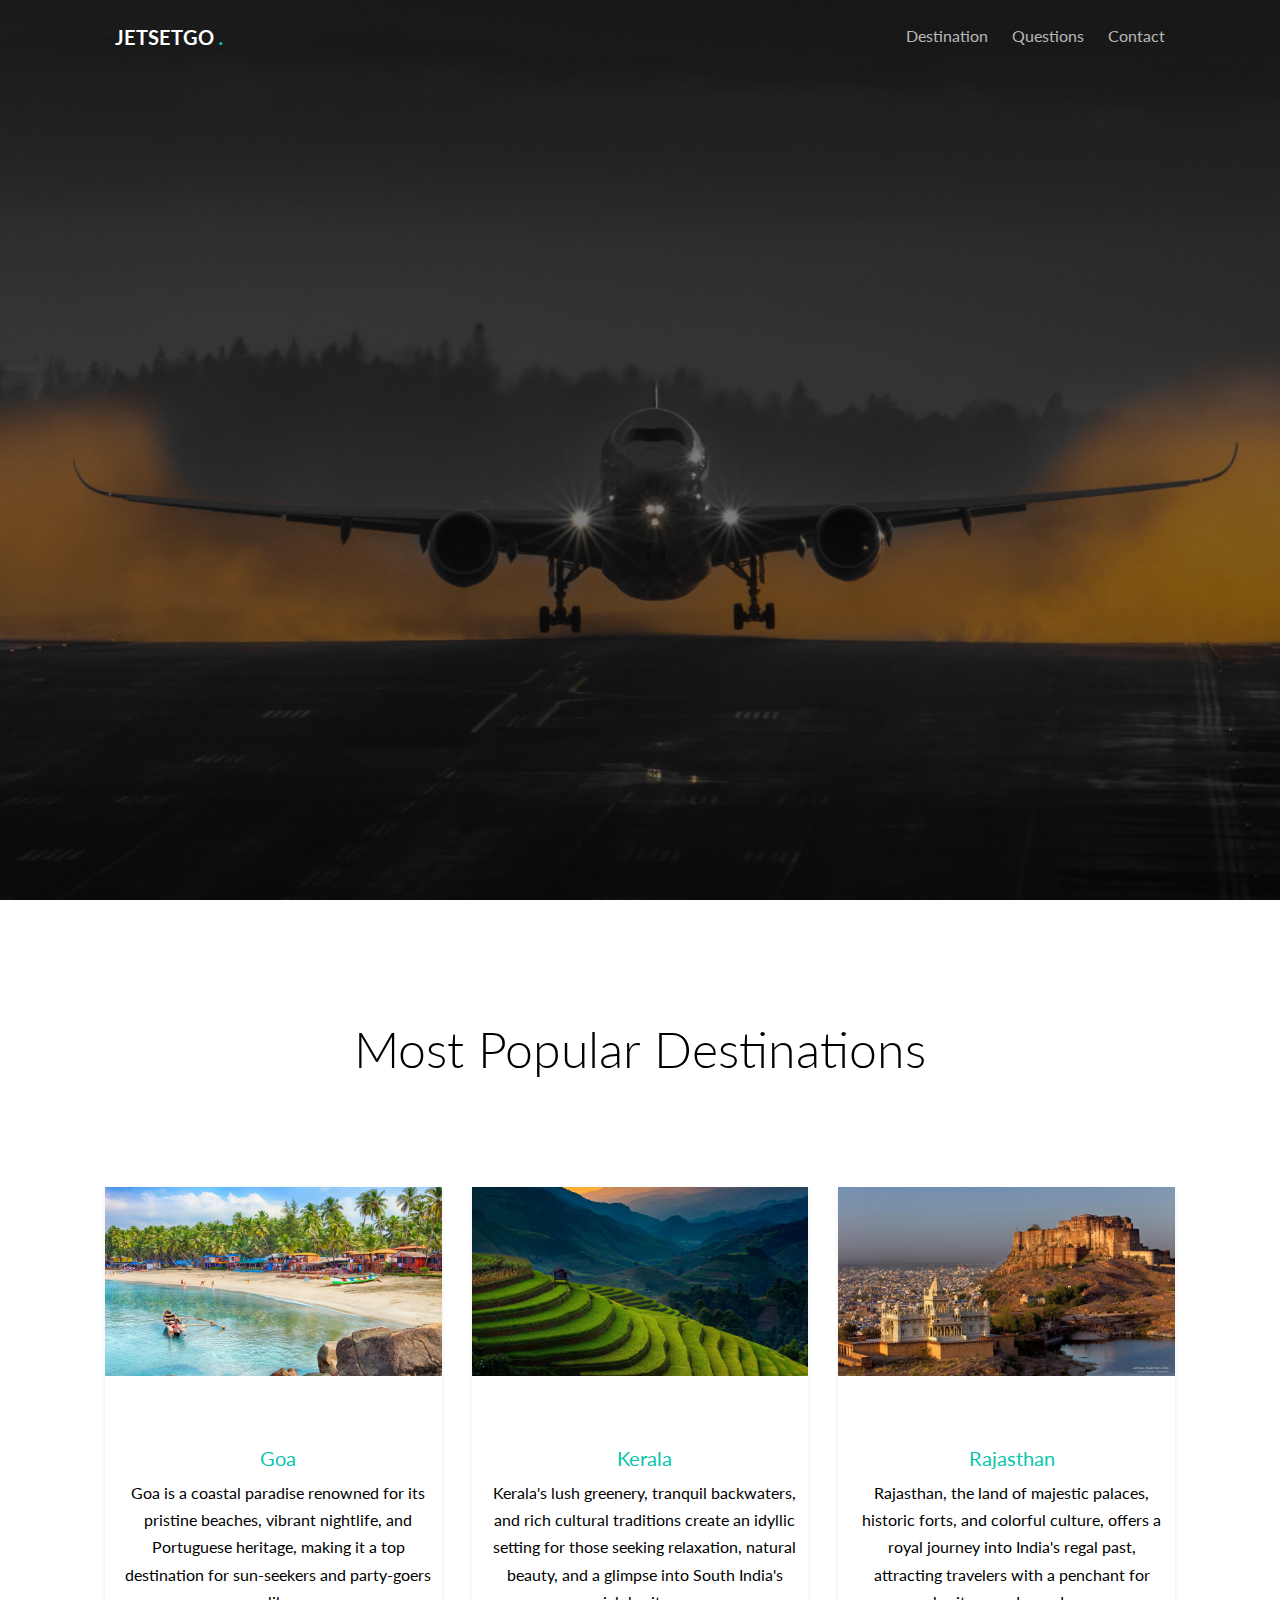
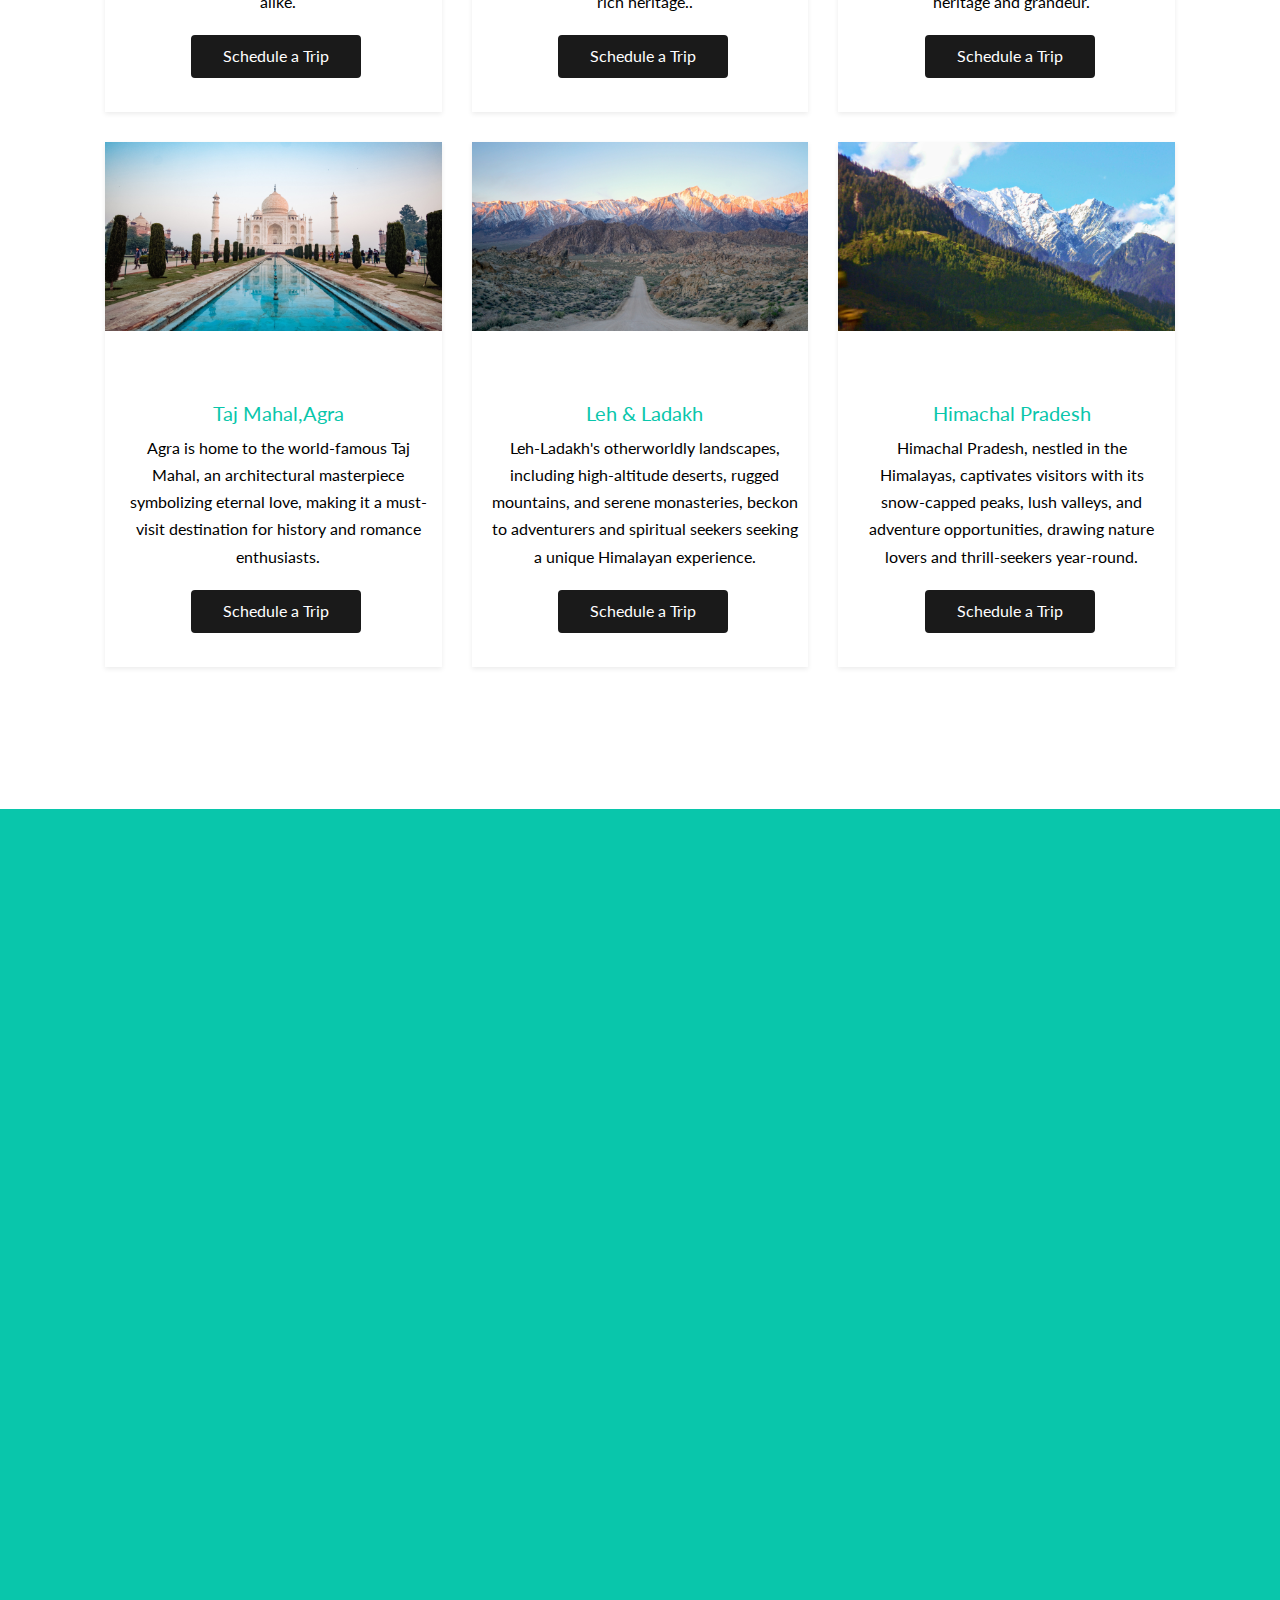
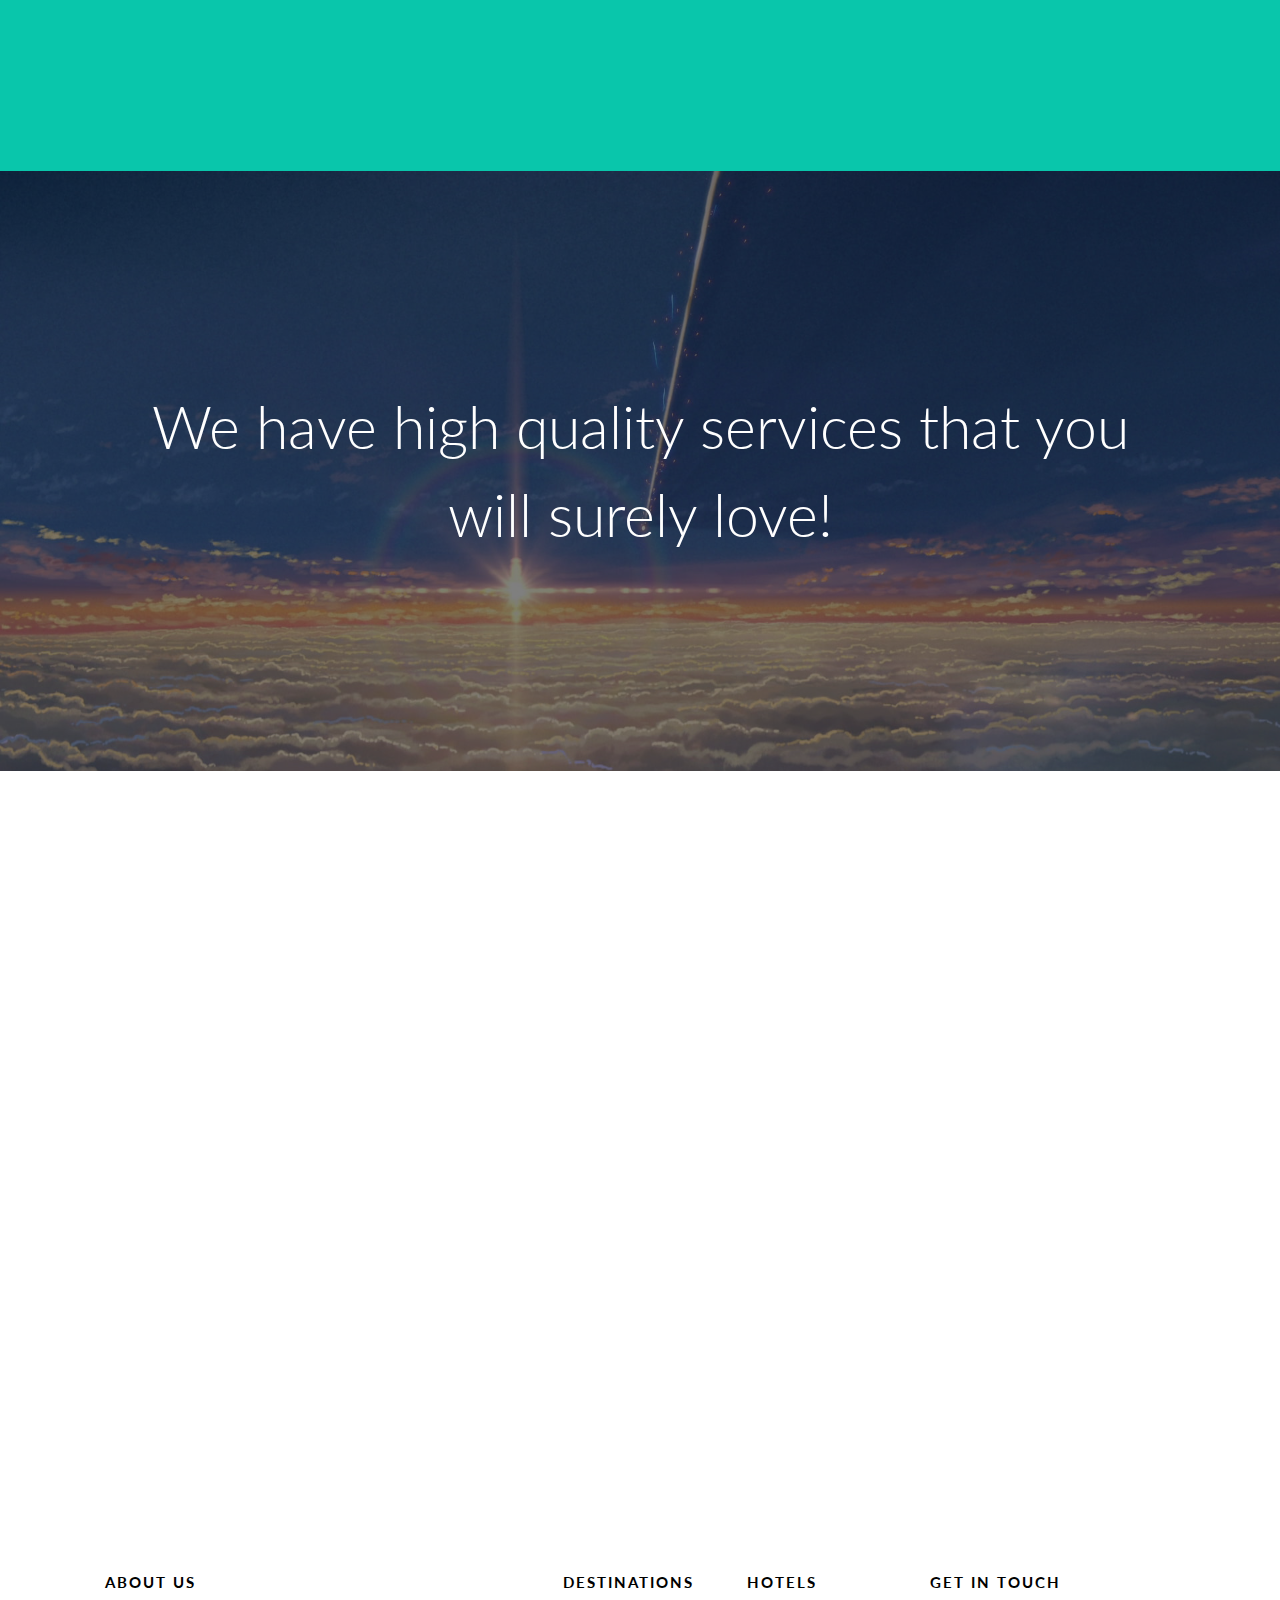
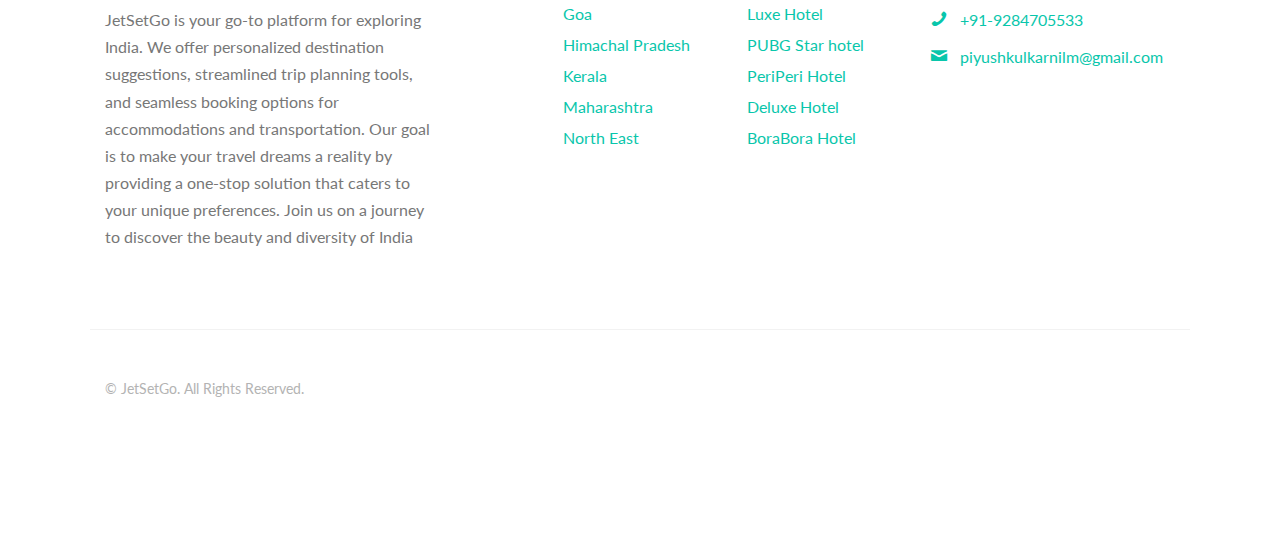
<file: jetsetgo/index.html>
<!DOCTYPE HTML>

<html>
	<head>
	<meta charset="utf-8">
	<meta http-equiv="X-UA-Compatible" content="IE=edge">
	<title>JetSetGo</title>


	
	<link href="https://fonts.googleapis.com/css?family=Lato:300,400,700" rel="stylesheet">

	<!-- Favicons -->
	<link href="images/jetsetgo.png" rel="icon">
	<link href="images/jetsetgo.png" rel="apple-touch-icon">

	<!-- Animate.css -->
	<link rel="stylesheet" href="css/animate.css">
	<!-- Icomoon Icon Fonts-->
	<link rel="stylesheet" href="css/icomoon.css">
	<!-- Themify Icons-->
	<link rel="stylesheet" href="css/themify-icons.css">
	<!-- Bootstrap  -->
	<link rel="stylesheet" href="css/bootstrap.css">

	<!-- Magnific Popup -->
	<link rel="stylesheet" href="css/magnific-popup.css">

	<!-- Magnific Popup -->
	<link rel="stylesheet" href="css/bootstrap-datepicker.min.css">

	<!-- Owl Carousel  -->
	<link rel="stylesheet" href="css/owl.carousel.min.css">
	<link rel="stylesheet" href="css/owl.theme.default.min.css">

	<!-- Theme style  -->
	<link rel="stylesheet" href="css/style.css">

	<!-- Modernizr JS -->
	<script src="js/modernizr-2.6.2.min.js"></script>
	<!-- FOR IE9 below -->
	<!--[if lt IE 9]>
	<script src="js/respond.min.js"></script>
	<![endif]-->

	</head>
	<body>
		
	<div class="gtco-loader"></div>
	
	<div id="page">

	
	<!-- <div class="page-inner"> -->
	<nav class="gtco-nav" role="navigation">
		<div class="gtco-container">
			
			<div class="row">
				<div class="col-sm-4 col-xs-12">
					<div id="gtco-logo"><a href="index.html">JetSetGo <em>.</em></a></div>
				</div>
				<div class="col-xs-8 text-right menu-1">
					<ul>
						<li><a href="destination.html">Destination</a></li>
					
						</li>
						<li><a href="questions.html">Questions</a></li>
						<li><a href="contact.html">Contact</a></li>
					</ul>	
				</div>
			</div>
			
		</div>
	</nav>
	
	<header id="gtco-header" class="gtco-cover gtco-cover-md" role="banner" style="background-image: url(images/bgair.jpg)">
		<div class="overlay"></div>
		<div class="gtco-container">
			<div class="row">
				<div class="col-md-12 col-md-offset-0 text-left">
					

					<div class="row row-mt-15em">
						<div class="col-md-7 mt-text animate-box" data-animate-effect="fadeInUp">
							<h1>Planning Trip Somewhere?</h1>	
						</div>
						<div class="col-md-4 col-md-push-1 animate-box" data-animate-effect="fadeInRight">
							<div class="form-wrap">
								<div class="tab">
									
									<div class="tab-content">
										<div class="tab-content-inner active" data-content="signup">
											<h3>Book Your Trip</h3>
											<form id="trip-form" action="process.php" method="post">

												<div class="row form-group">
													<div class="col-md-12">
														<label for="fullname">Your Name</label>
														<input type="text" id="fullname" class="form-control">
													</div>
												</div>
												<div class="row form-group">
													<div class="col-md-12">
														<label for="activities">Activities</label>
														<select name="#" id="activities" class="form-control">
															<option value="">Activities</option>
															<option value="">Hiking</option>
															<option value="">Caving</option>
															<option value="">Swimming</option>
														</select>
													</div>
												</div>
												<div class="row form-group">
													<div class="col-md-12">
														<label for="destination">Destination</label>
														<input type="text" id="destination" class="form-control">
															
														
													</div>
												</div>
												
												<div class="row form-group">
													<div class="col-md-12">
														<label for="date-start">Date Travel</label>
														<input type="text" id="date-start" class="form-control">
													</div>
												</div>

												<div class="row form-group">
													<div class="col-md-12">
														<input type="submit" class="btn btn-primary btn-block" value="Submit">
													</div>
												</div>
											</form>	
										</div>

										
									</div>
								</div>
							</div>
						</div>
					</div>
							
					
				</div>
			</div>
		</div>
	</header>
	
	<div class="gtco-section">
		<div class="gtco-container">
			<div class="row">
				<div class="col-md-8 col-md-offset-2 text-center gtco-heading">
					<h2>Most Popular Destinations</h2>
					<p></p>
				</div>
			</div>
			<div class="row">

				<div class="col-lg-4 col-md-4 col-sm-6">
					<a href="images/goa.jpg" class="fh5co-card-item image-popup">
						<figure>
							<div class="overlay"><i class="ti-plus"></i></div>
							<img src="images/goa.jpg" alt="Image" class="img-responsive">
						</figure>
						<div class="fh5co-text">
							<h2>Goa</h2>
							<p>Goa is a coastal paradise renowned for its pristine beaches, vibrant nightlife, and Portuguese heritage, making it a top destination for sun-seekers and party-goers alike.</p>
							<p><span class="btn btn-primary">Schedule a Trip</span></p>
						</div>
					</a>
				</div>
				<div class="col-lg-4 col-md-4 col-sm-6">
					<a href="images/kerala.jpg" class="fh5co-card-item image-popup">
						<figure>
							<div class="overlay"><i class="ti-plus"></i></div>
							<img src="images/kerala.jpg" alt="Image" class="img-responsive">
						</figure>
						<div class="fh5co-text">
							<h2>Kerala</h2>
							<p>Kerala's lush greenery, tranquil backwaters, and rich cultural traditions create an idyllic setting for those seeking relaxation, natural beauty, and a glimpse into South India's rich heritage..</p>
							<p><span class="btn btn-primary">Schedule a Trip</span></p>
						</div>
					</a>
				</div>
				<div class="col-lg-4 col-md-4 col-sm-6">
					<a href="images/rajasthan.jpg" class="fh5co-card-item image-popup">
						<figure>
							<div class="overlay"><i class="ti-plus"></i></div>
							<img src="images/rajasthan.jpg" alt="Image" class="img-responsive">
						</figure>
						<div class="fh5co-text">
							<h2>Rajasthan</h2>
							<p>Rajasthan, the land of majestic palaces, historic forts, and colorful culture, offers a royal journey into India's regal past, attracting travelers with a penchant for heritage and grandeur.</p>
							<p><span class="btn btn-primary">Schedule a Trip</span></p>
						</div>
					</a>
				</div>


				<div class="col-lg-4 col-md-4 col-sm-6">
					<a href="images/taj.jpg" class="fh5co-card-item image-popup">
						<figure>
							<div class="overlay"><i class="ti-plus"></i></div>
							<img src="images/taj.jpg" alt="Image" class="img-responsive">
						</figure>
						<div class="fh5co-text">
							<h2>Taj Mahal,Agra</h2>
							<p> Agra is home to the world-famous Taj Mahal, an architectural masterpiece symbolizing eternal love, making it a must-visit destination for history and romance enthusiasts.</p>
							<p><span class="btn btn-primary">Schedule a Trip</span></p>
						</div>
					</a>
				</div>

				<div class="col-lg-4 col-md-4 col-sm-6">
					<a href="images/leh.jpg" class="fh5co-card-item image-popup">
						<figure>
							<div class="overlay"><i class="ti-plus"></i></div>
							<img src="images/leh.jpg" alt="Image" class="img-responsive">
						</figure>
						<div class="fh5co-text">
							<h2>Leh & Ladakh</h2>
							<p>Leh-Ladakh's otherworldly landscapes, including high-altitude deserts, rugged mountains, and serene monasteries, beckon to adventurers and spiritual seekers seeking a unique Himalayan experience.</p>
							<p><span class="btn btn-primary">Schedule a Trip</span></p>
						</div>
					</a>
				</div>

				<div class="col-lg-4 col-md-4 col-sm-6">
					<a href="images/himachal.jpg" class="fh5co-card-item image-popup">
						<figure>
							<div class="overlay"><i class="ti-plus"></i></div>
							<img src="images/himachal.jpg" alt="Image" class="img-responsive">
						</figure>
						<div class="fh5co-text">
							<h2>Himachal Pradesh</h2>
							<p>Himachal Pradesh, nestled in the Himalayas, captivates visitors with its snow-capped peaks, lush valleys, and adventure opportunities, drawing nature lovers and thrill-seekers year-round.</p>
							<p><span class="btn btn-primary">Schedule a Trip</span></p>
						</div>
					</a>
				</div>

			</div>
		</div>
	</div>
	
	<div id="gtco-features">
		<div class="gtco-container">
			<div class="row">
				<div class="col-md-8 col-md-offset-2 text-center gtco-heading animate-box">
					<h2>How It Works</h2>
					<p>JetSetGo streamlines the travel planning experience by helping users discover their ideal destinations, tailor their trips to their interests, and easily book accommodations and transportation for a hassle-free vacation.</p>
				</div>
			</div>
			<div class="row">
				<div class="col-md-4 col-sm-6">
					<div class="feature-center animate-box" data-animate-effect="fadeIn">
						<span class="icon">
							<i>1</i>
						</span>
						<h3>Destination Discovery and Activity Sorting</h3>
						<p>Users start by browsing a comprehensive list of destinations from all over India.
							They can then filter and sort these destinations based on their interests and preferences, such as hiking, swimming, caving, or other activities</p>
					</div>
				</div>
				<div class="col-md-4 col-sm-6">
					<div class="feature-center animate-box" data-animate-effect="fadeIn">
						<span class="icon">
							<i>2</i>
						</span>
						<h3>Trip Planning Assistance</h3>
						<p>Once users have selected a destination, JetSetGo provides detailed information about the chosen location, including local attractions, best times to visit, weather forecasts, and cultural insights.Users can also access travel tips, packing guides, and other resources to ensure a well-planned and enjoyable trip.</p>
					</div>
				</div>
				<div class="col-md-4 col-sm-6">
					<div class="feature-center animate-box" data-animate-effect="fadeIn">
						<span class="icon">
							<i>3</i>
						</span>
						<h3>Hotel Suggestions and Booking Integration</h3>
						<p>JetSetGo offers a curated list of hotels, resorts, and accommodations in the chosen destination, categorized based on budget, luxury, and other preferences.
							Users can view detailed information, reviews, and photos of these accommodations to make informed choices.</p>
					</div>
				</div>
				

			</div>
		</div>
	</div>


	<div class="gtco-cover gtco-cover-sm" style="background-image: url(images/bg2.jpg)"  data-stellar-background-ratio="0.5">
		<div class="overlay"></div>
		<div class="gtco-container text-center">
			<div class="display-t">
				<div class="display-tc">
					<h1>We have high quality services that you will surely love!</h1>
				</div>	
			</div>
		</div>
	</div>

	<div id="gtco-counter" class="gtco-section">
		<div class="gtco-container">

			<div class="row">
				<div class="col-md-8 col-md-offset-2 text-center gtco-heading animate-box">
					<h2>Our Success</h2>
					<p>"Our success is a result of our unwavering commitment to helping travelers explore India effortlessly by providing personalized destination recommendations, seamless trip planning, and convenient booking solutions, all within the JetSetGo experience."</p>
				</div>
			</div>

			<div class="row">
				
				<div class="col-md-3 col-sm-6 animate-box" data-animate-effect="fadeInUp">
					<div class="feature-center">
						<span class="counter js-counter" data-from="0" data-to="196" data-speed="5000" data-refresh-interval="50">1</span>
						<span class="counter-label">Destination</span>

					</div>
				</div>
				<div class="col-md-3 col-sm-6 animate-box" data-animate-effect="fadeInUp">
					<div class="feature-center">
						<span class="counter js-counter" data-from="0" data-to="97" data-speed="5000" data-refresh-interval="50">1</span>
						<span class="counter-label">Hotels</span>
					</div>
				</div>
				<div class="col-md-3 col-sm-6 animate-box" data-animate-effect="fadeInUp">
					<div class="feature-center">
						<span class="counter js-counter" data-from="0" data-to="12402" data-speed="5000" data-refresh-interval="50">1</span>
						<span class="counter-label">JetSetGos</span>
					</div>
				</div>
				<div class="col-md-3 col-sm-6 animate-box" data-animate-effect="fadeInUp">
					<div class="feature-center">
						<span class="counter js-counter" data-from="0" data-to="12202" data-speed="5000" data-refresh-interval="50">1</span>
						<span class="counter-label">Happy Customer</span>

					</div>
				</div>
					
			</div>
		</div>
	</div>

	


	<footer id="gtco-footer" role="contentinfo">
		<div class="gtco-container">
			<div class="row row-p	b-md">

				<div class="col-md-4">
					<div class="gtco-widget">
						<h3>About Us</h3>
						<p>JetSetGo is your go-to platform for exploring India. We offer personalized destination suggestions, streamlined trip planning tools, and seamless booking options for accommodations and transportation. Our goal is to make your travel dreams a reality by providing a one-stop solution that caters to your unique preferences. Join us on a journey to discover the beauty and diversity of India</p>
					</div>
				</div>

				<div class="col-md-2 col-md-push-1">
					<div class="gtco-widget">
						<h3>Destinations</h3>
						<ul class="gtco-footer-links">
							<li><a href="#">Goa</a></li>
							<li><a href="#">Himachal Pradesh</a></li>
							<li><a href="#">Kerala</a></li>
							<li><a href="#">Maharashtra</a></li>
							<li><a href="#">North East</a></li>
						</ul>
					</div>
				</div>

				<div class="col-md-2 col-md-push-1">
					<div class="gtco-widget">
						<h3>Hotels</h3>
						<ul class="gtco-footer-links">
							<li><a href="#">Luxe Hotel</a></li>
							<li><a href="#"> PUBG Star hotel</a></li>
							<li><a href="#">PeriPeri Hotel</a></li>
							<li><a href="#">Deluxe Hotel</a></li>
							<li><a href="#">BoraBora Hotel</a></li>
						</ul>
					</div>
				</div>

				<div class="col-md-3 col-md-push-1">
					<div class="gtco-widget">
						<h3>Get In Touch</h3>
						<ul class="gtco-quick-contact">
							 <li><a href="#"><i class="icon-phone"></i> <a href="tel://+91-9284705533">+91-9284705533</a></li>
							<li><a href="#"><i class="icon-mail2"></i> <a href="mailto:piyushkulkarnilm@gmail.com?subject=JetSetGo Booking">piyushkulkarnilm@gmail.com</a></li></a>
							
						</ul>
					</div>
				</div>

			</div>

			<div class="row copyright">
				<div class="col-md-12">
					<p class="pull-left">
						<small class="block">&copy; JetSetGo. All Rights Reserved.</small> 
					
					</p>
					
			</div>

		</div>
	</footer>
	<!-- </div> -->

	</div>

	<div class="gototop js-top">
		<a href="#" class="js-gotop"><i class="icon-arrow-up"></i></a>
	</div>
	
	<!-- jQuery -->
	<script src="js/jquery.min.js"></script>
	<!-- jQuery Easing -->
	<script src="js/jquery.easing.1.3.js"></script>
	<!-- Bootstrap -->
	<script src="js/bootstrap.min.js"></script>
	<!-- Waypoints -->
	<script src="js/jquery.waypoints.min.js"></script>
	<!-- Carousel -->
	<script src="js/owl.carousel.min.js"></script>
	<!-- countTo -->
	<script src="js/jquery.countTo.js"></script>

	<!-- Stellar Parallax -->
	<script src="js/jquery.stellar.min.js"></script>

	<!-- Magnific Popup -->
	<script src="js/jquery.magnific-popup.min.js"></script>
	<script src="js/magnific-popup-options.js"></script>
	
	<!-- Datepicker -->
	<script src="js/bootstrap-datepicker.min.js"></script>
	

	<!-- Main -->
	<script src="js/main.js"></script>

	</body>
</html>
</file>
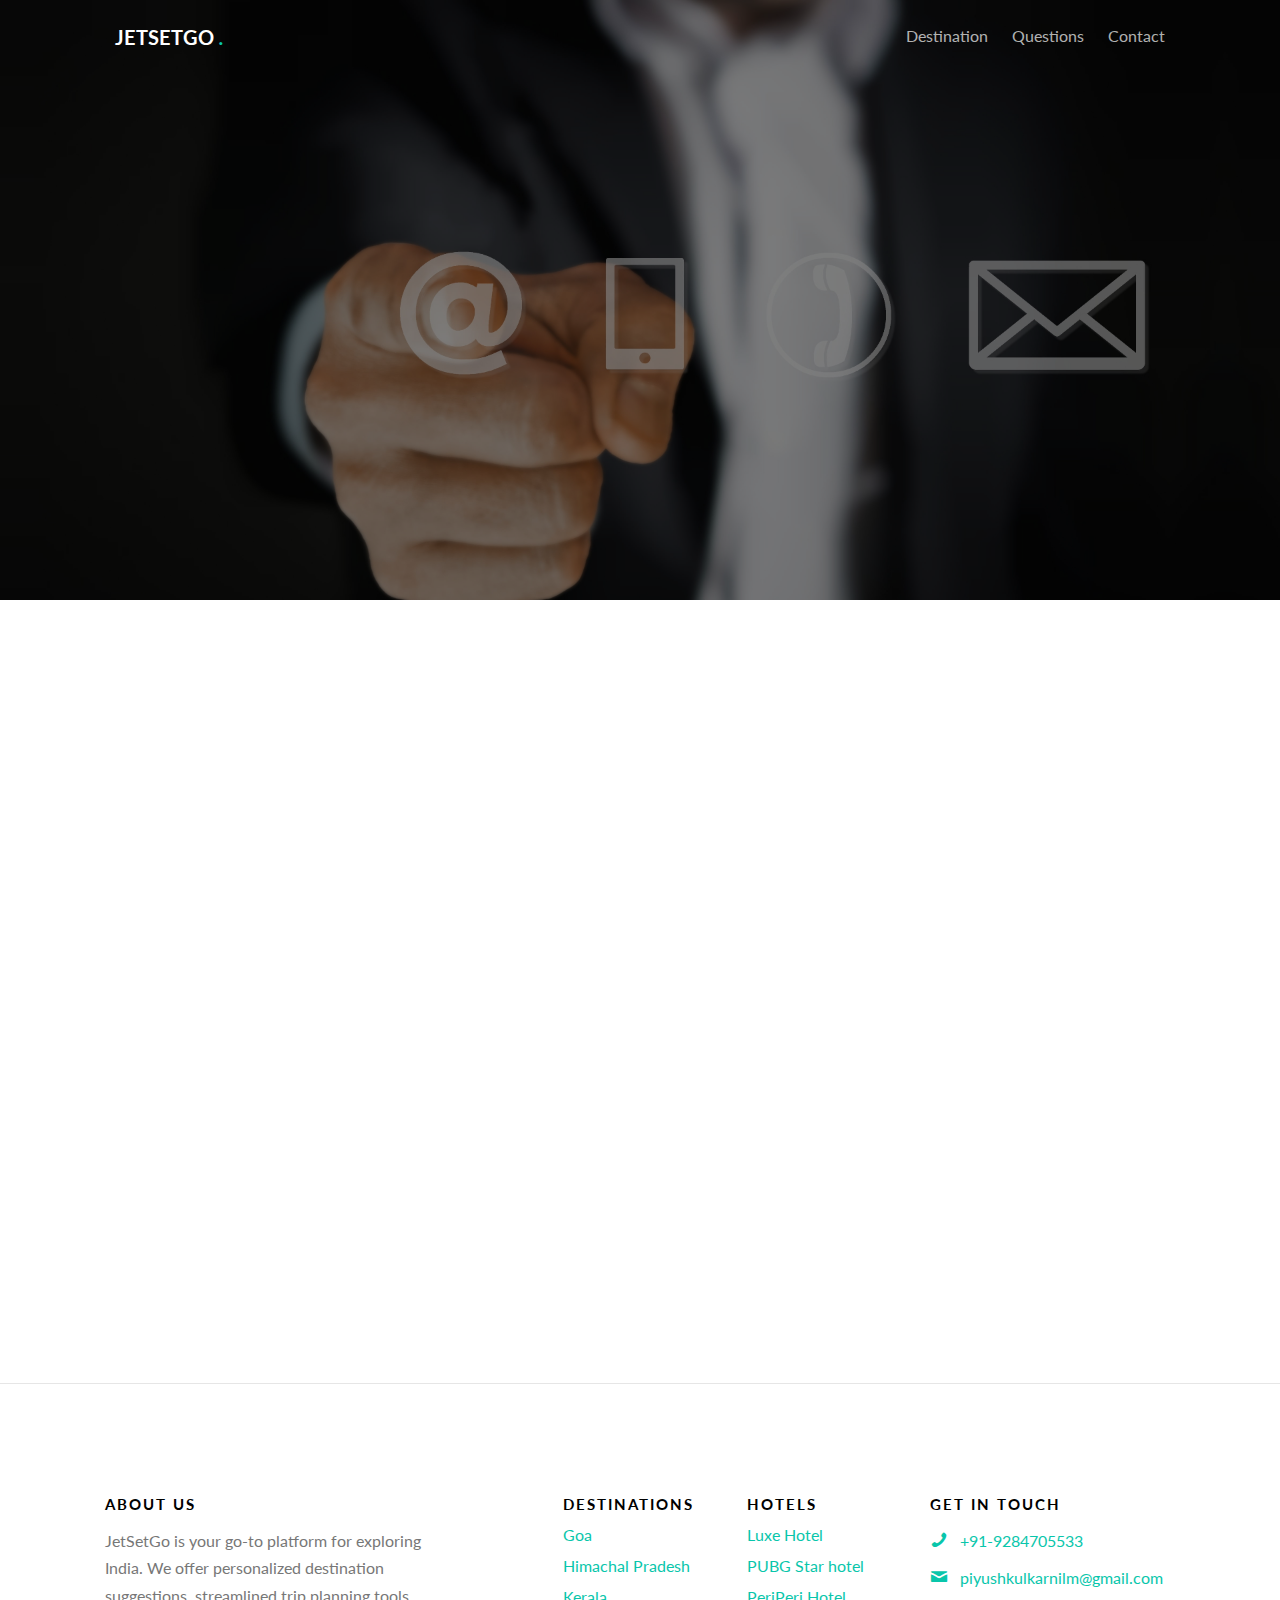
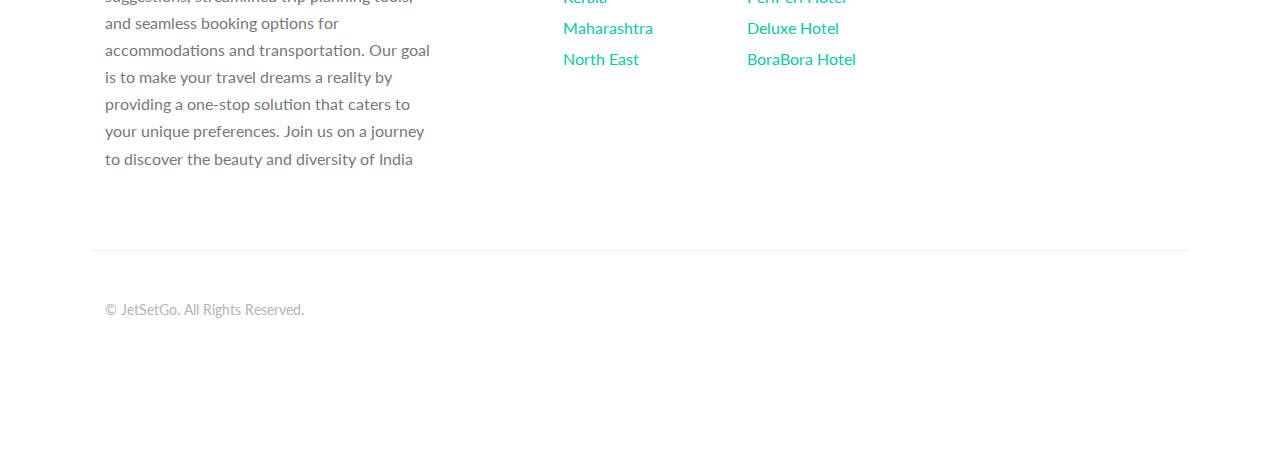
<file: jetsetgo/contact.html>
<!DOCTYPE HTML>

<html>
	<head>
	<meta charset="utf-8">
	<meta http-equiv="X-UA-Compatible" content="IE=edge">
	<title>JetSetGo</title>



	<link href="https://fonts.googleapis.com/css?family=Lato:300,400,700" rel="stylesheet">

	<!-- Favicons -->
	<link href="images/jetsetgo.png" rel="icon">
	<link href="images/jetsetgo.png" rel="apple-touch-icon">
	
	<!-- Animate.css -->
	<link rel="stylesheet" href="css/animate.css">
	<!-- Icomoon Icon Fonts-->
	<link rel="stylesheet" href="css/icomoon.css">
	<!-- Themify Icons-->
	<link rel="stylesheet" href="css/themify-icons.css">
	<!-- Bootstrap  -->
	<link rel="stylesheet" href="css/bootstrap.css">

	<!-- Magnific Popup -->
	<link rel="stylesheet" href="css/magnific-popup.css">

	<!-- Magnific Popup -->
	<link rel="stylesheet" href="css/bootstrap-datepicker.min.css">

	<!-- Owl Carousel  -->
	<link rel="stylesheet" href="css/owl.carousel.min.css">
	<link rel="stylesheet" href="css/owl.theme.default.min.css">

	<!-- Theme style  -->
	<link rel="stylesheet" href="css/style.css">

	<!-- Modernizr JS -->
	<script src="js/modernizr-2.6.2.min.js"></script>
	<!-- FOR IE9 below -->
	<!--[if lt IE 9]>
	<script src="js/respond.min.js"></script>
	<![endif]-->

	</head>
	<body>
		
	<div class="gtco-loader"></div>
	
	<div id="page">

	
	<!-- <div class="page-inner"> -->
		<nav class="gtco-nav" role="navigation">
			<div class="gtco-container">
				
				<div class="row">
					<div class="col-sm-4 col-xs-12">
						<div id="gtco-logo"><a href="index.html">JetSetGo <em>.</em></a></div>
					</div>
					<div class="col-xs-8 text-right menu-1">
						<ul>
							<li><a href="destination.html">Destination</a></li>
						
							</li>
							<li><a href="questions.html">Questions</a></li>
							<li><a href="contact.html">Contact</a></li>
						</ul>	
					</div>
				</div>
				
			</div>
		</nav>
	
	<header id="gtco-header" class="gtco-cover gtco-cover-sm" role="banner" style="background-image: url(images/cont.jpg)">
		<div class="overlay"></div>
		<div class="gtco-container">
			<div class="row">
				<div class="col-md-12 col-md-offset-0 text-left">
					<div class="row row-mt-15em">

						<div class="col-md-7 mt-text animate-box" data-animate-effect="fadeInUp">
							<span class="intro-text-small">Don't be shy</span>
							<h1>Get In Touch</h1>	
						</div>
						
					</div>
					
				</div>
			</div>
		</div>
	</header>
	
	
	<div class="gtco-section border-bottom">
		<div class="gtco-container">
			<div class="row">
				<div class="col-md-12">
					<div class="col-md-6 animate-box">
					<h3>Get In Touch</h3>
					<form action="#">
						<div class="row form-group">
							<div class="col-md-12">
								<label class="sr-only" for="name">Name</label>
								<input type="text" id="name" class="form-control" placeholder="Your firstname">
							</div>
							
						</div>

						<div class="row form-group">
							<div class="col-md-12">
								<label class="sr-only" for="email">Email</label>
								<input type="text" id="email" class="form-control" placeholder="Your email address">
							</div>
						</div>

						<div class="row form-group">
							<div class="col-md-12">
								<label class="sr-only" for="subject">Subject</label>
								<input type="text" id="subject" class="form-control" placeholder="Your subject of this message">
							</div>
						</div>

						<div class="row form-group">
							<div class="col-md-12">
								<label class="sr-only" for="message">Message</label>
								<textarea name="message" id="message" cols="30" rows="10" class="form-control" placeholder="Write us something"></textarea>
							</div>
						</div>
						<div class="form-group">
							<input type="submit" value="Send Message" class="btn btn-primary">
						</div>

					</form>		
				</div>
				<div class="col-md-5 col-md-push-1 animate-box">
					
					<div class="gtco-contact-info">
						<h3>Contact Information</h3>
						<ul>
							<li class="address">10th Avenue, <br> Suite 11, Rose Heights, Pune</li>
							<li class="phone"><a href="tel://+91-9284705533">+91-9284705533</a></li>
							<li class="email"><a href="mailto:piyushkulkarnilm@gmail.com">piyushkulkarnilm@gmail.com</a></li>
							
						</ul>
					</div>


				</div>
				</div>
			</div>
		</div>
	</div>

	<footer id="gtco-footer" role="contentinfo">
		<div class="gtco-container">
			<div class="row row-p	b-md">

				<div class="col-md-4">
					<div class="gtco-widget">
						<h3>About Us</h3>
						<p>JetSetGo is your go-to platform for exploring India. We offer personalized destination suggestions, streamlined trip planning tools, and seamless booking options for accommodations and transportation. Our goal is to make your travel dreams a reality by providing a one-stop solution that caters to your unique preferences. Join us on a journey to discover the beauty and diversity of India</p>
					</div>
				</div>

				<div class="col-md-2 col-md-push-1">
					<div class="gtco-widget">
						<h3>Destinations</h3>
						<ul class="gtco-footer-links">
							<li><a href="#">Goa</a></li>
							<li><a href="#">Himachal Pradesh</a></li>
							<li><a href="#">Kerala</a></li>
							<li><a href="#">Maharashtra</a></li>
							<li><a href="#">North East</a></li>
						</ul>
					</div>
				</div>

				<div class="col-md-2 col-md-push-1">
					<div class="gtco-widget">
						<h3>Hotels</h3>
						<ul class="gtco-footer-links">
							<li><a href="#">Luxe Hotel</a></li>
							<li><a href="#"> PUBG Star hotel</a></li>
							<li><a href="#">PeriPeri Hotel</a></li>
							<li><a href="#">Deluxe Hotel</a></li>
							<li><a href="#">BoraBora Hotel</a></li>
						</ul>
					</div>
				</div>

				<div class="col-md-3 col-md-push-1">
					<div class="gtco-widget">
						<h3>Get In Touch</h3>
						<ul class="gtco-quick-contact">
							 <li><a href="#"><i class="icon-phone"></i> <a href="tel://+91-9284705533">+91-9284705533</a></li>
							<li><a href="#"><i class="icon-mail2"></i> <a href="mailto:piyushkulkarnilm@gmail.com?subject=JetSetGo Booking">piyushkulkarnilm@gmail.com</a></li></a>
							
						</ul>
					</div>
				</div>

			</div>

			<div class="row copyright">
				<div class="col-md-12">
					<p class="pull-left">
						<small class="block">&copy; JetSetGo. All Rights Reserved.</small> 
					
					</p>
					
			</div>

		</div>
	</footer>
	<!-- </div> -->

	</div>

	<div class="gototop js-top">
		<a href="#" class="js-gotop"><i class="icon-arrow-up"></i></a>
	</div>
	
	<!-- jQuery -->
	<script src="js/jquery.min.js"></script>
	<!-- jQuery Easing -->
	<script src="js/jquery.easing.1.3.js"></script>
	<!-- Bootstrap -->
	<script src="js/bootstrap.min.js"></script>
	<!-- Waypoints -->
	<script src="js/jquery.waypoints.min.js"></script>
	<!-- Carousel -->
	<script src="js/owl.carousel.min.js"></script>
	<!-- countTo -->
	<script src="js/jquery.countTo.js"></script>

	<!-- Stellar Parallax -->
	<script src="js/jquery.stellar.min.js"></script>

	<!-- Magnific Popup -->
	<script src="js/jquery.magnific-popup.min.js"></script>
	<script src="js/magnific-popup-options.js"></script>
	
	<!-- Datepicker -->
	<script src="js/bootstrap-datepicker.min.js"></script>
	

	<!-- Main -->
	<script src="js/main.js"></script>

	</body>
</html>
</file>
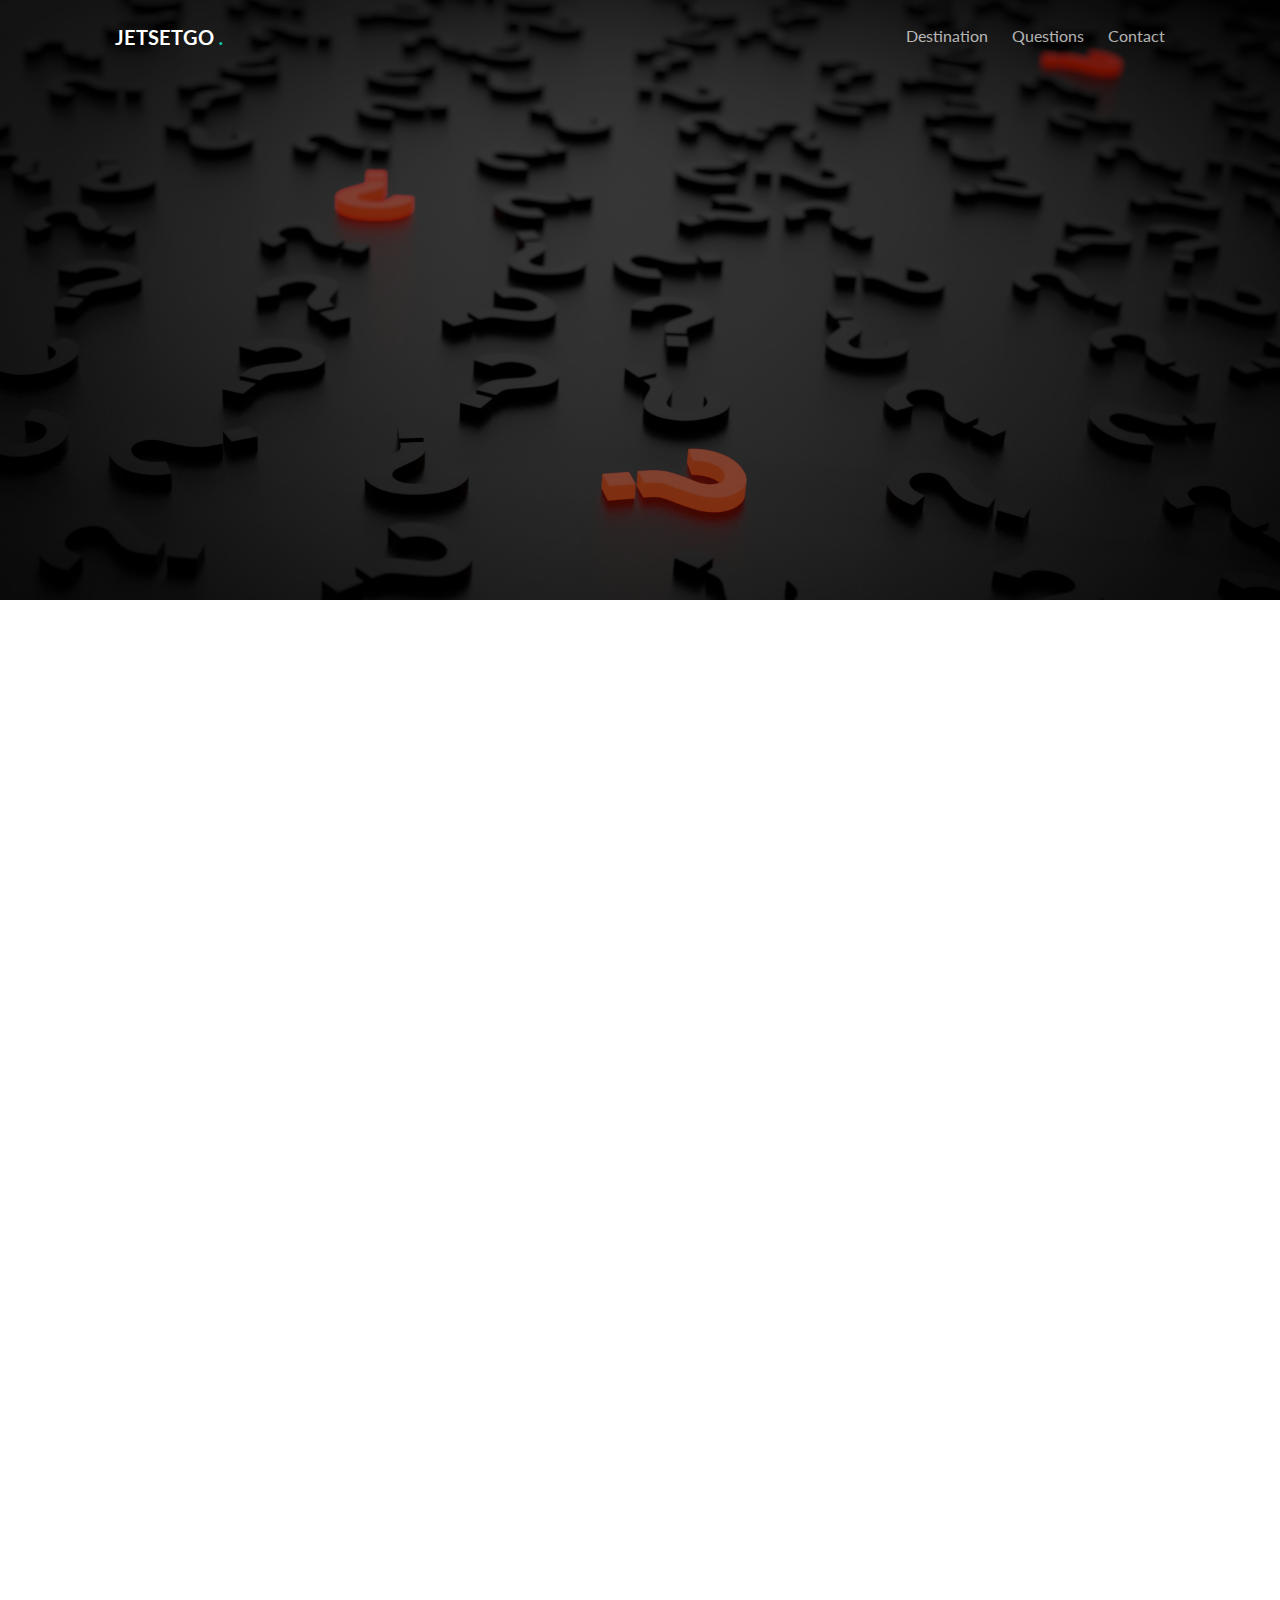
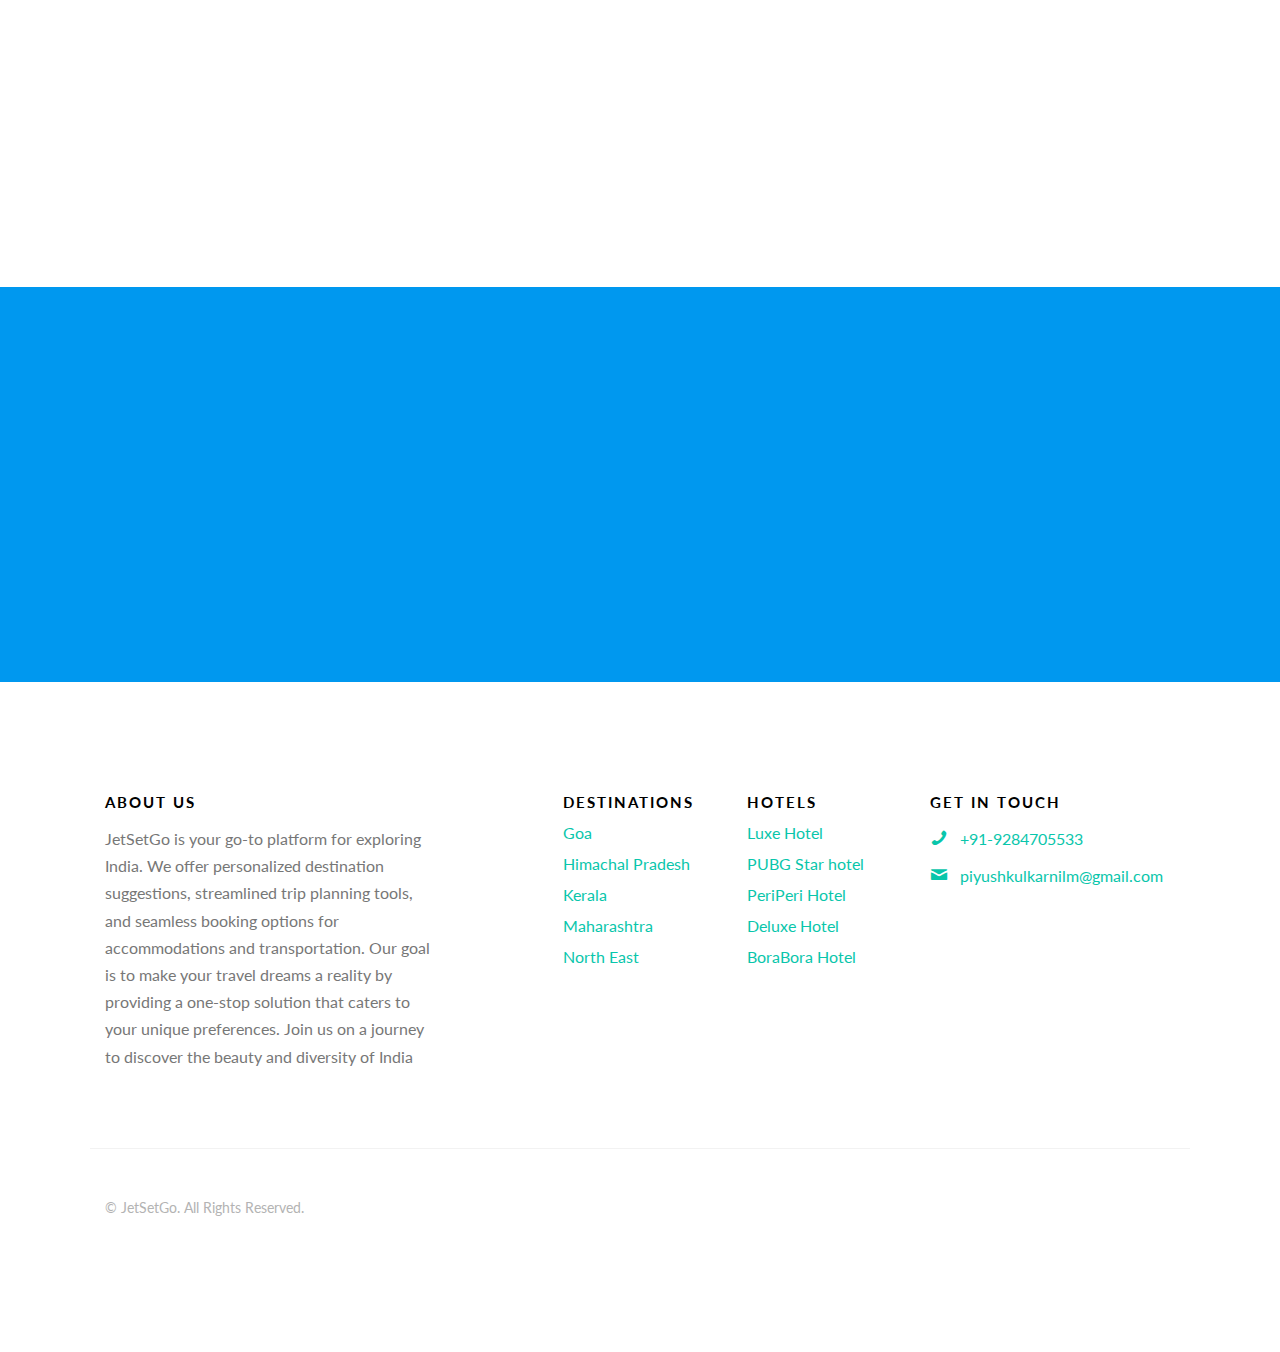
<file: jetsetgo/questions.html>
<!DOCTYPE HTML>

<html>
	<head>
	<meta charset="utf-8">
	<meta http-equiv="X-UA-Compatible" content="IE=edge">
	<title>JetSetGo</title>

 
	<link href="https://fonts.googleapis.com/css?family=Lato:300,400,700" rel="stylesheet">

	<!-- Favicons -->
	<link href="images/jetsetgo.png" rel="icon">
	<link href="images/jetsetgo.png" rel="apple-touch-icon">
	
	<!-- Animate.css -->
	<link rel="stylesheet" href="css/animate.css">
	<!-- Icomoon Icon Fonts-->
	<link rel="stylesheet" href="css/icomoon.css">
	<!-- Themify Icons-->
	<link rel="stylesheet" href="css/themify-icons.css">
	<!-- Bootstrap  -->
	<link rel="stylesheet" href="css/bootstrap.css">

	<!-- Magnific Popup -->
	<link rel="stylesheet" href="css/magnific-popup.css">

	<!-- Magnific Popup -->
	<link rel="stylesheet" href="css/bootstrap-datepicker.min.css">

	<!-- Owl Carousel  -->
	<link rel="stylesheet" href="css/owl.carousel.min.css">
	<link rel="stylesheet" href="css/owl.theme.default.min.css">

	<!-- Theme style  -->
	<link rel="stylesheet" href="css/style.css">

	<!-- Modernizr JS -->
	<script src="js/modernizr-2.6.2.min.js"></script>
	<!-- FOR IE9 below -->
	<!--[if lt IE 9]>
	<script src="js/respond.min.js"></script>
	<![endif]-->

	</head>
	<body>
		
	<div class="gtco-loader"></div>
	
	<div id="page">

	
	<!-- <div class="page-inner"> -->
		<nav class="gtco-nav" role="navigation">
			<div class="gtco-container">
				
				<div class="row">
					<div class="col-sm-4 col-xs-12">
						<div id="gtco-logo"><a href="index.html">JetSetGo <em>.</em></a></div>
					</div>
					<div class="col-xs-8 text-right menu-1">
						<ul>
							<li><a href="destination.html">Destination</a></li>
						
							</li>
							<li><a href="questions.html">Questions</a></li>
							<li><a href="contact.html">Contact</a></li>
						</ul>	
					</div>
				</div>
				
			</div>
		</nav>
	
	<header id="gtco-header" class="gtco-cover gtco-cover-sm" role="banner" style="background-image: url(images/ques.jpg)">
		<div class="overlay"></div>
		<div class="gtco-container">
			<div class="row">
				<div class="col-md-12 col-md-offset-0 text-center">
					<div class="row row-mt-15em">

						<div class="col-md-12 mt-text animate-box" data-animate-effect="fadeInUp">
							<h1>Frequently Ask Questions</h1>	
						</div>
						
					</div>
					
				</div>
			</div>
		</div>
	</header>
	


	<div class="gtco-section">
		<div class="gtco-container">
			<div class="row">
				<div class="col-md-8 col-md-offset-2 text-center gtco-heading animate-box">
					
					
				</div>
			</div>
			<div class="row">
				<div class="col-md-8 col-md-offset-2">
					<ul class="fh5co-faq-list">
						<li class="animate-box">
							<h2>What is JetSetGo?</h2>
							<p> JetSetGo is your premier travel companion and booking platform that simplifies your journey to explore India. We offer personalized destination recommendations, trip planning tools, seamless booking options for accommodations and transportation, and a wealth of travel information to make your trip unforgettable.</p>
						</li>
						<li class="animate-box">
							<h2>What language are available?</h2>
							<p>JetSetGo is available in multiple languages to cater to a diverse audience. We currently support English with plans to expand to more languages in the future. </p>
						</li>
						<li class="animate-box">
							<h2>I have technical problem, who do I email?</h2>
							<p>If you encounter any technical issues or have questions about using JetSetGo, our dedicated customer support team is here to assist you. Please email our support team at <a href="mailto:piyushkulkarnilm@gmail.com">piyushkulkarnilm@gmail.com</a> and we'll promptly address your concerns. </p>
						</li>
						<li class="animate-box">
							<h2>Can I have a username that is already taken?</h2>
							<p>Usernames on JetSetGo are unique to each user. If your desired username is already taken, you'll need to choose a different one during the registration process to ensure your account's uniqueness and security. </p>
						</li>
						<li class="animate-box">
							<h2>How do I use JetSetGo features?</h2>
							<p>Using JetSetGo is easy! Simply sign up for an account, and you'll gain access to our destination recommendations, trip planning tools, and booking options. Navigate through the website or app, select your preferences, and start planning your dream trip. </p>
						</li>
						<li class="animate-box">
							<h2>Is JetSetGo free??</h2>
							<p> JetSetGo is a free platform for users to explore destinations, plan trips, and access travel information. However, please note that there may be charges associated with booking accommodations, transportation, and other travel services through our partner providers, which vary depending on your selections. We aim to provide a transparent booking experience, and you can always review the pricing before finalizing your bookings.</p>
						</li>
					</ul>
				</div>
			</div>
		</div>
	</div>

	
	<div id="gtco-subscribe">
		<div class="gtco-container">
			<div class="row animate-box">
				<div class="col-md-8 col-md-offset-2 text-center gtco-heading">
					<h2>Ask a Question</h2>
					
				</div>
			</div>
			<div class="row animate-box">
				<div class="col-md-8 col-md-offset-2">
					<form class="form-inline">
						<div class="col-md-6 col-sm-6">
							<div class="form-group">
								<label for="text" class="sr-only">Question</label>
								<input type="text" class="form-control" id="question" placeholder="Your Question">
							</div>
						</div>
						<div class="col-md-6 col-sm-6">
							<button type="submit" class="btn btn-default btn-block">Submit</button>
						</div>
					</form>
				</div>
			</div>
		</div>
	</div>

	<footer id="gtco-footer" role="contentinfo">
		<div class="gtco-container">
			<div class="row row-p	b-md">

				<div class="col-md-4">
					<div class="gtco-widget">
						<h3>About Us</h3>
						<p>JetSetGo is your go-to platform for exploring India. We offer personalized destination suggestions, streamlined trip planning tools, and seamless booking options for accommodations and transportation. Our goal is to make your travel dreams a reality by providing a one-stop solution that caters to your unique preferences. Join us on a journey to discover the beauty and diversity of India</p>
					</div>
				</div>

				<div class="col-md-2 col-md-push-1">
					<div class="gtco-widget">
						<h3>Destinations</h3>
						<ul class="gtco-footer-links">
							<li><a href="#">Goa</a></li>
							<li><a href="#">Himachal Pradesh</a></li>
							<li><a href="#">Kerala</a></li>
							<li><a href="#">Maharashtra</a></li>
							<li><a href="#">North East</a></li>
						</ul>
					</div>
				</div>

				<div class="col-md-2 col-md-push-1">
					<div class="gtco-widget">
						<h3>Hotels</h3>
						<ul class="gtco-footer-links">
							<li><a href="#">Luxe Hotel</a></li>
							<li><a href="#"> PUBG Star hotel</a></li>
							<li><a href="#">PeriPeri Hotel</a></li>
							<li><a href="#">Deluxe Hotel</a></li>
							<li><a href="#">BoraBora Hotel</a></li>
						</ul>
					</div>
				</div>

				<div class="col-md-3 col-md-push-1">
					<div class="gtco-widget">
						<h3>Get In Touch</h3>
						<ul class="gtco-quick-contact">
							<li><a href="#"><i class="icon-phone"></i> <a href="tel://+91-9284705533">+91-9284705533</a></li>
							<li><a href="#"><i class="icon-mail2"></i> <a href="mailto:piyushkulkarnilm@gmail.com?subject=JetSetGo Booking">piyushkulkarnilm@gmail.com</a></li></a>
							
						</ul>
					</div>
				</div>

			</div>

			<div class="row copyright">
				<div class="col-md-12">
					<p class="pull-left">
						<small class="block">&copy; JetSetGo. All Rights Reserved.</small> 
					
					</p>
					
			</div>

		</div>
	</footer>
	<!-- </div> -->

	</div>

	<div class="gototop js-top">
		<a href="#" class="js-gotop"><i class="icon-arrow-up"></i></a>
	</div>
	
	<!-- jQuery -->
	<script src="js/jquery.min.js"></script>
	<!-- jQuery Easing -->
	<script src="js/jquery.easing.1.3.js"></script>
	<!-- Bootstrap -->
	<script src="js/bootstrap.min.js"></script>
	<!-- Waypoints -->
	<script src="js/jquery.waypoints.min.js"></script>
	<!-- Carousel -->
	<script src="js/owl.carousel.min.js"></script>
	<!-- countTo -->
	<script src="js/jquery.countTo.js"></script>

	<!-- Stellar Parallax -->
	<script src="js/jquery.stellar.min.js"></script>

	<!-- Magnific Popup -->
	<script src="js/jquery.magnific-popup.min.js"></script>
	<script src="js/magnific-popup-options.js"></script>
	
	<!-- Datepicker -->
	<script src="js/bootstrap-datepicker.min.js"></script>
	

	<!-- Main -->
	<script src="js/main.js"></script>

	</body>
</html>
</file>
<file: jetsetgo/css/icomoon.css>
@font-face {
  font-family: 'icomoon';
  src:  url('../fonts/icomoon/icomoon.eot?6iuir');
  src:  url('../fonts/icomoon/icomoon.eot?6iuir#iefix') format('embedded-opentype'),
    url('../fonts/icomoon/icomoon.ttf?6iuir') format('truetype'),
    url('../fonts/icomoon/icomoon.woff?6iuir') format('woff'),
    url('../fonts/icomoon/icomoon.svg?6iuir#icomoon') format('svg');
  font-weight: normal;
  font-style: normal;
}

[class^="icon-"], [class*=" icon-"] {
  /* use !important to prevent issues with browser extensions that change fonts */
  font-family: 'icomoon' !important;
  speak: none;
  font-style: normal;
  font-weight: normal;
  font-variant: normal;
  text-transform: none;
  line-height: 1;

  /* Better Font Rendering =========== */
  -webkit-font-smoothing: antialiased;
  -moz-osx-font-smoothing: grayscale;
}

.icon-eye:before {
  content: "\e000";
}
.icon-paper-clip:before {
  content: "\e001";
}
.icon-mail:before {
  content: "\e002";
}
.icon-toggle:before {
  content: "\e003";
}
.icon-layout:before {
  content: "\e004";
}
.icon-link:before {
  content: "\e005";
}
.icon-bell:before {
  content: "\e006";
}
.icon-lock:before {
  content: "\e007";
}
.icon-unlock:before {
  content: "\e008";
}
.icon-ribbon:before {
  content: "\e009";
}
.icon-image:before {
  content: "\e010";
}
.icon-signal:before {
  content: "\e011";
}
.icon-target:before {
  content: "\e012";
}
.icon-clipboard:before {
  content: "\e013";
}
.icon-clock:before {
  content: "\e014";
}
.icon-watch:before {
  content: "\e015";
}
.icon-air-play:before {
  content: "\e016";
}
.icon-camera:before {
  content: "\e017";
}
.icon-video:before {
  content: "\e018";
}
.icon-disc:before {
  content: "\e019";
}
.icon-printer:before {
  content: "\e020";
}
.icon-monitor:before {
  content: "\e021";
}
.icon-server:before {
  content: "\e022";
}
.icon-cog:before {
  content: "\e023";
}
.icon-heart:before {
  content: "\e024";
}
.icon-paragraph:before {
  content: "\e025";
}
.icon-align-justify:before {
  content: "\e026";
}
.icon-align-left:before {
  content: "\e027";
}
.icon-align-center:before {
  content: "\e028";
}
.icon-align-right:before {
  content: "\e029";
}
.icon-book:before {
  content: "\e030";
}
.icon-layers:before {
  content: "\e031";
}
.icon-stack:before {
  content: "\e032";
}
.icon-stack-2:before {
  content: "\e033";
}
.icon-paper:before {
  content: "\e034";
}
.icon-paper-stack:before {
  content: "\e035";
}
.icon-search:before {
  content: "\e036";
}
.icon-zoom-in:before {
  content: "\e037";
}
.icon-zoom-out:before {
  content: "\e038";
}
.icon-reply:before {
  content: "\e039";
}
.icon-circle-plus:before {
  content: "\e040";
}
.icon-circle-minus:before {
  content: "\e041";
}
.icon-circle-check:before {
  content: "\e042";
}
.icon-circle-cross:before {
  content: "\e043";
}
.icon-square-plus:before {
  content: "\e044";
}
.icon-square-minus:before {
  content: "\e045";
}
.icon-square-check:before {
  content: "\e046";
}
.icon-square-cross:before {
  content: "\e047";
}
.icon-microphone:before {
  content: "\e048";
}
.icon-record:before {
  content: "\e049";
}
.icon-skip-back:before {
  content: "\e050";
}
.icon-rewind:before {
  content: "\e051";
}
.icon-play:before {
  content: "\e052";
}
.icon-pause:before {
  content: "\e053";
}
.icon-stop:before {
  content: "\e054";
}
.icon-fast-forward:before {
  content: "\e055";
}
.icon-skip-forward:before {
  content: "\e056";
}
.icon-shuffle:before {
  content: "\e057";
}
.icon-repeat:before {
  content: "\e058";
}
.icon-folder:before {
  content: "\e059";
}
.icon-umbrella:before {
  content: "\e060";
}
.icon-moon:before {
  content: "\e061";
}
.icon-thermometer:before {
  content: "\e062";
}
.icon-drop:before {
  content: "\e063";
}
.icon-sun:before {
  content: "\e064";
}
.icon-cloud:before {
  content: "\e065";
}
.icon-cloud-upload:before {
  content: "\e066";
}
.icon-cloud-download:before {
  content: "\e067";
}
.icon-upload:before {
  content: "\e068";
}
.icon-download:before {
  content: "\e069";
}
.icon-location:before {
  content: "\e070";
}
.icon-location-2:before {
  content: "\e071";
}
.icon-map:before {
  content: "\e072";
}
.icon-battery:before {
  content: "\e073";
}
.icon-head:before {
  content: "\e074";
}
.icon-briefcase:before {
  content: "\e075";
}
.icon-speech-bubble:before {
  content: "\e076";
}
.icon-anchor:before {
  content: "\e077";
}
.icon-globe:before {
  content: "\e078";
}
.icon-box:before {
  content: "\e079";
}
.icon-reload:before {
  content: "\e080";
}
.icon-share:before {
  content: "\e081";
}
.icon-marquee:before {
  content: "\e082";
}
.icon-marquee-plus:before {
  content: "\e083";
}
.icon-marquee-minus:before {
  content: "\e084";
}
.icon-tag:before {
  content: "\e085";
}
.icon-power:before {
  content: "\e086";
}
.icon-command:before {
  content: "\e087";
}
.icon-alt:before {
  content: "\e088";
}
.icon-esc:before {
  content: "\e089";
}
.icon-bar-graph:before {
  content: "\e090";
}
.icon-bar-graph-2:before {
  content: "\e091";
}
.icon-pie-graph:before {
  content: "\e092";
}
.icon-star:before {
  content: "\e093";
}
.icon-arrow-left:before {
  content: "\e094";
}
.icon-arrow-right:before {
  content: "\e095";
}
.icon-arrow-up:before {
  content: "\e096";
}
.icon-arrow-down:before {
  content: "\e097";
}
.icon-volume:before {
  content: "\e098";
}
.icon-mute:before {
  content: "\e099";
}
.icon-content-right:before {
  content: "\e100";
}
.icon-content-left:before {
  content: "\e101";
}
.icon-grid:before {
  content: "\e102";
}
.icon-grid-2:before {
  content: "\e103";
}
.icon-columns:before {
  content: "\e104";
}
.icon-loader:before {
  content: "\e105";
}
.icon-bag:before {
  content: "\e106";
}
.icon-ban:before {
  content: "\e107";
}
.icon-flag:before {
  content: "\e108";
}
.icon-trash:before {
  content: "\e109";
}
.icon-expand:before {
  content: "\e110";
}
.icon-contract:before {
  content: "\e111";
}
.icon-maximize:before {
  content: "\e112";
}
.icon-minimize:before {
  content: "\e113";
}
.icon-plus:before {
  content: "\e114";
}
.icon-minus:before {
  content: "\e115";
}
.icon-check:before {
  content: "\e116";
}
.icon-cross:before {
  content: "\e117";
}
.icon-move:before {
  content: "\e118";
}
.icon-delete:before {
  content: "\e119";
}
.icon-menu:before {
  content: "\e120";
}
.icon-archive:before {
  content: "\e121";
}
.icon-inbox:before {
  content: "\e122";
}
.icon-outbox:before {
  content: "\e123";
}
.icon-file:before {
  content: "\e124";
}
.icon-file-add:before {
  content: "\e125";
}
.icon-file-subtract:before {
  content: "\e126";
}
.icon-help:before {
  content: "\e127";
}
.icon-open:before {
  content: "\e128";
}
.icon-ellipsis:before {
  content: "\e129";
}
.icon-add-to-list:before {
  content: "\e900";
}
.icon-classic-computer:before {
  content: "\e901";
}
.icon-controller-fast-backward:before {
  content: "\e902";
}
.icon-creative-commons-attribution:before {
  content: "\e903";
}
.icon-creative-commons-noderivs:before {
  content: "\e904";
}
.icon-creative-commons-noncommercial-eu:before {
  content: "\e905";
}
.icon-creative-commons-noncommercial-us:before {
  content: "\e906";
}
.icon-creative-commons-public-domain:before {
  content: "\e907";
}
.icon-creative-commons-remix:before {
  content: "\e908";
}
.icon-creative-commons-share:before {
  content: "\e909";
}
.icon-creative-commons-sharealike:before {
  content: "\e90a";
}
.icon-creative-commons:before {
  content: "\e90b";
}
.icon-document-landscape:before {
  content: "\e90c";
}
.icon-remove-user:before {
  content: "\e90d";
}
.icon-warning:before {
  content: "\e90e";
}
.icon-arrow-bold-down:before {
  content: "\e90f";
}
.icon-arrow-bold-left:before {
  content: "\e910";
}
.icon-arrow-bold-right:before {
  content: "\e911";
}
.icon-arrow-bold-up:before {
  content: "\e912";
}
.icon-arrow-down2:before {
  content: "\e913";
}
.icon-arrow-left2:before {
  content: "\e914";
}
.icon-arrow-long-down:before {
  content: "\e915";
}
.icon-arrow-long-left:before {
  content: "\e916";
}
.icon-arrow-long-right:before {
  content: "\e917";
}
.icon-arrow-long-up:before {
  content: "\e918";
}
.icon-arrow-right2:before {
  content: "\e919";
}
.icon-arrow-up2:before {
  content: "\e91a";
}
.icon-arrow-with-circle-down:before {
  content: "\e91b";
}
.icon-arrow-with-circle-left:before {
  content: "\e91c";
}
.icon-arrow-with-circle-right:before {
  content: "\e91d";
}
.icon-arrow-with-circle-up:before {
  content: "\e91e";
}
.icon-bookmark:before {
  content: "\e91f";
}
.icon-bookmarks:before {
  content: "\e920";
}
.icon-chevron-down:before {
  content: "\e921";
}
.icon-chevron-left:before {
  content: "\e922";
}
.icon-chevron-right:before {
  content: "\e923";
}
.icon-chevron-small-down:before {
  content: "\e924";
}
.icon-chevron-small-left:before {
  content: "\e925";
}
.icon-chevron-small-right:before {
  content: "\e926";
}
.icon-chevron-small-up:before {
  content: "\e927";
}
.icon-chevron-thin-down:before {
  content: "\e928";
}
.icon-chevron-thin-left:before {
  content: "\e929";
}
.icon-chevron-thin-right:before {
  content: "\e92a";
}
.icon-chevron-thin-up:before {
  content: "\e92b";
}
.icon-chevron-up:before {
  content: "\e92c";
}
.icon-chevron-with-circle-down:before {
  content: "\e92d";
}
.icon-chevron-with-circle-left:before {
  content: "\e92e";
}
.icon-chevron-with-circle-right:before {
  content: "\e92f";
}
.icon-chevron-with-circle-up:before {
  content: "\e930";
}
.icon-cloud2:before {
  content: "\e931";
}
.icon-controller-fast-forward:before {
  content: "\e932";
}
.icon-controller-jump-to-start:before {
  content: "\e933";
}
.icon-controller-next:before {
  content: "\e934";
}
.icon-controller-paus:before {
  content: "\e935";
}
.icon-controller-play:before {
  content: "\e936";
}
.icon-controller-record:before {
  content: "\e937";
}
.icon-controller-stop:before {
  content: "\e938";
}
.icon-controller-volume:before {
  content: "\e939";
}
.icon-dot-single:before {
  content: "\e93a";
}
.icon-dots-three-horizontal:before {
  content: "\e93b";
}
.icon-dots-three-vertical:before {
  content: "\e93c";
}
.icon-dots-two-horizontal:before {
  content: "\e93d";
}
.icon-dots-two-vertical:before {
  content: "\e93e";
}
.icon-download2:before {
  content: "\e93f";
}
.icon-emoji-flirt:before {
  content: "\e940";
}
.icon-flow-branch:before {
  content: "\e941";
}
.icon-flow-cascade:before {
  content: "\e942";
}
.icon-flow-line:before {
  content: "\e943";
}
.icon-flow-parallel:before {
  content: "\e944";
}
.icon-flow-tree:before {
  content: "\e945";
}
.icon-install:before {
  content: "\e946";
}
.icon-layers2:before {
  content: "\e947";
}
.icon-open-book:before {
  content: "\e948";
}
.icon-resize-100:before {
  content: "\e949";
}
.icon-resize-full-screen:before {
  content: "\e94a";
}
.icon-save:before {
  content: "\e94b";
}
.icon-select-arrows:before {
  content: "\e94c";
}
.icon-sound-mute:before {
  content: "\e94d";
}
.icon-sound:before {
  content: "\e94e";
}
.icon-trash2:before {
  content: "\e94f";
}
.icon-triangle-down:before {
  content: "\e950";
}
.icon-triangle-left:before {
  content: "\e951";
}
.icon-triangle-right:before {
  content: "\e952";
}
.icon-triangle-up:before {
  content: "\e953";
}
.icon-uninstall:before {
  content: "\e954";
}
.icon-upload-to-cloud:before {
  content: "\e955";
}
.icon-upload2:before {
  content: "\e956";
}
.icon-add-user:before {
  content: "\e957";
}
.icon-address:before {
  content: "\e958";
}
.icon-adjust:before {
  content: "\e959";
}
.icon-air:before {
  content: "\e95a";
}
.icon-aircraft-landing:before {
  content: "\e95b";
}
.icon-aircraft-take-off:before {
  content: "\e95c";
}
.icon-aircraft:before {
  content: "\e95d";
}
.icon-align-bottom:before {
  content: "\e95e";
}
.icon-align-horizontal-middle:before {
  content: "\e95f";
}
.icon-align-left2:before {
  content: "\e960";
}
.icon-align-right2:before {
  content: "\e961";
}
.icon-align-top:before {
  content: "\e962";
}
.icon-align-vertical-middle:before {
  content: "\e963";
}
.icon-archive2:before {
  content: "\e964";
}
.icon-area-graph:before {
  content: "\e965";
}
.icon-attachment:before {
  content: "\e966";
}
.icon-awareness-ribbon:before {
  content: "\e967";
}
.icon-back-in-time:before {
  content: "\e968";
}
.icon-back:before {
  content: "\e969";
}
.icon-bar-graph2:before {
  content: "\e96a";
}
.icon-battery2:before {
  content: "\e96b";
}
.icon-beamed-note:before {
  content: "\e96c";
}
.icon-bell2:before {
  content: "\e96d";
}
.icon-blackboard:before {
  content: "\e96e";
}
.icon-block:before {
  content: "\e96f";
}
.icon-book2:before {
  content: "\e970";
}
.icon-bowl:before {
  content: "\e971";
}
.icon-box2:before {
  content: "\e972";
}
.icon-briefcase2:before {
  content: "\e973";
}
.icon-browser:before {
  content: "\e974";
}
.icon-brush:before {
  content: "\e975";
}
.icon-bucket:before {
  content: "\e976";
}
.icon-cake:before {
  content: "\e977";
}
.icon-calculator:before {
  content: "\e978";
}
.icon-calendar:before {
  content: "\e979";
}
.icon-camera2:before {
  content: "\e97a";
}
.icon-ccw:before {
  content: "\e97b";
}
.icon-chat:before {
  content: "\e97c";
}
.icon-check2:before {
  content: "\e97d";
}
.icon-circle-with-cross:before {
  content: "\e97e";
}
.icon-circle-with-minus:before {
  content: "\e97f";
}
.icon-circle-with-plus:before {
  content: "\e980";
}
.icon-circle:before {
  content: "\e981";
}
.icon-circular-graph:before {
  content: "\e982";
}
.icon-clapperboard:before {
  content: "\e983";
}
.icon-clipboard2:before {
  content: "\e984";
}
.icon-clock2:before {
  content: "\e985";
}
.icon-code:before {
  content: "\e986";
}
.icon-cog2:before {
  content: "\e987";
}
.icon-colours:before {
  content: "\e988";
}
.icon-compass:before {
  content: "\e989";
}
.icon-copy:before {
  content: "\e98a";
}
.icon-credit-card:before {
  content: "\e98b";
}
.icon-credit:before {
  content: "\e98c";
}
.icon-cross2:before {
  content: "\e98d";
}
.icon-cup:before {
  content: "\e98e";
}
.icon-cw:before {
  content: "\e98f";
}
.icon-cycle:before {
  content: "\e990";
}
.icon-database:before {
  content: "\e991";
}
.icon-dial-pad:before {
  content: "\e992";
}
.icon-direction:before {
  content: "\e993";
}
.icon-document:before {
  content: "\e994";
}
.icon-documents:before {
  content: "\e995";
}
.icon-drink:before {
  content: "\e996";
}
.icon-drive:before {
  content: "\e997";
}
.icon-drop2:before {
  content: "\e998";
}
.icon-edit:before {
  content: "\e999";
}
.icon-email:before {
  content: "\e99a";
}
.icon-emoji-happy:before {
  content: "\e99b";
}
.icon-emoji-neutral:before {
  content: "\e99c";
}
.icon-emoji-sad:before {
  content: "\e99d";
}
.icon-erase:before {
  content: "\e99e";
}
.icon-eraser:before {
  content: "\e99f";
}
.icon-export:before {
  content: "\e9a0";
}
.icon-eye2:before {
  content: "\e9a1";
}
.icon-feather:before {
  content: "\e9a2";
}
.icon-flag2:before {
  content: "\e9a3";
}
.icon-flash:before {
  content: "\e9a4";
}
.icon-flashlight:before {
  content: "\e9a5";
}
.icon-flat-brush:before {
  content: "\e9a6";
}
.icon-folder-images:before {
  content: "\e9a7";
}
.icon-folder-music:before {
  content: "\e9a8";
}
.icon-folder-video:before {
  content: "\e9a9";
}
.icon-folder2:before {
  content: "\e9aa";
}
.icon-forward:before {
  content: "\e9ab";
}
.icon-funnel:before {
  content: "\e9ac";
}
.icon-game-controller:before {
  content: "\e9ad";
}
.icon-gauge:before {
  content: "\e9ae";
}
.icon-globe2:before {
  content: "\e9af";
}
.icon-graduation-cap:before {
  content: "\e9b0";
}
.icon-grid2:before {
  content: "\e9b1";
}
.icon-hair-cross:before {
  content: "\e9b2";
}
.icon-hand:before {
  content: "\e9b3";
}
.icon-heart-outlined:before {
  content: "\e9b4";
}
.icon-heart2:before {
  content: "\e9b5";
}
.icon-help-with-circle:before {
  content: "\e9b6";
}
.icon-help2:before {
  content: "\e9b7";
}
.icon-home:before {
  content: "\e9b8";
}
.icon-hour-glass:before {
  content: "\e9b9";
}
.icon-image-inverted:before {
  content: "\e9ba";
}
.icon-image2:before {
  content: "\e9bb";
}
.icon-images:before {
  content: "\e9bc";
}
.icon-inbox2:before {
  content: "\e9bd";
}
.icon-infinity:before {
  content: "\e9be";
}
.icon-info-with-circle:before {
  content: "\e9bf";
}
.icon-info:before {
  content: "\e9c0";
}
.icon-key:before {
  content: "\e9c1";
}
.icon-keyboard:before {
  content: "\e9c2";
}
.icon-lab-flask:before {
  content: "\e9c3";
}
.icon-landline:before {
  content: "\e9c4";
}
.icon-language:before {
  content: "\e9c5";
}
.icon-laptop:before {
  content: "\e9c6";
}
.icon-leaf:before {
  content: "\e9c7";
}
.icon-level-down:before {
  content: "\e9c8";
}
.icon-level-up:before {
  content: "\e9c9";
}
.icon-lifebuoy:before {
  content: "\e9ca";
}
.icon-light-bulb:before {
  content: "\e9cb";
}
.icon-light-down:before {
  content: "\e9cc";
}
.icon-light-up:before {
  content: "\e9cd";
}
.icon-line-graph:before {
  content: "\e9ce";
}
.icon-link2:before {
  content: "\e9cf";
}
.icon-list:before {
  content: "\e9d0";
}
.icon-location-pin:before {
  content: "\e9d1";
}
.icon-location2:before {
  content: "\e9d2";
}
.icon-lock-open:before {
  content: "\e9d3";
}
.icon-lock2:before {
  content: "\e9d4";
}
.icon-log-out:before {
  content: "\e9d5";
}
.icon-login:before {
  content: "\e9d6";
}
.icon-loop:before {
  content: "\e9d7";
}
.icon-magnet:before {
  content: "\e9d8";
}
.icon-magnifying-glass:before {
  content: "\e9d9";
}
.icon-mail2:before {
  content: "\e9da";
}
.icon-man:before {
  content: "\e9db";
}
.icon-map2:before {
  content: "\e9dc";
}
.icon-mask:before {
  content: "\e9dd";
}
.icon-medal:before {
  content: "\e9de";
}
.icon-megaphone:before {
  content: "\e9df";
}
.icon-menu2:before {
  content: "\e9e0";
}
.icon-message:before {
  content: "\e9e1";
}
.icon-mic:before {
  content: "\e9e2";
}
.icon-minus2:before {
  content: "\e9e3";
}
.icon-mobile:before {
  content: "\e9e4";
}
.icon-modern-mic:before {
  content: "\e9e5";
}
.icon-moon2:before {
  content: "\e9e6";
}
.icon-mouse:before {
  content: "\e9e7";
}
.icon-music:before {
  content: "\e9e8";
}
.icon-network:before {
  content: "\e9e9";
}
.icon-new-message:before {
  content: "\e9ea";
}
.icon-new:before {
  content: "\e9eb";
}
.icon-news:before {
  content: "\e9ec";
}
.icon-note:before {
  content: "\e9ed";
}
.icon-notification:before {
  content: "\e9ee";
}
.icon-old-mobile:before {
  content: "\e9ef";
}
.icon-old-phone:before {
  content: "\e9f0";
}
.icon-palette:before {
  content: "\e9f1";
}
.icon-paper-plane:before {
  content: "\e9f2";
}
.icon-pencil:before {
  content: "\e9f3";
}
.icon-phone:before {
  content: "\e9f4";
}
.icon-pie-chart:before {
  content: "\e9f5";
}
.icon-pin:before {
  content: "\e9f6";
}
.icon-plus2:before {
  content: "\e9f7";
}
.icon-popup:before {
  content: "\e9f8";
}
.icon-power-plug:before {
  content: "\e9f9";
}
.icon-price-ribbon:before {
  content: "\e9fa";
}
.icon-price-tag:before {
  content: "\e9fb";
}
.icon-print:before {
  content: "\e9fc";
}
.icon-progress-empty:before {
  content: "\e9fd";
}
.icon-progress-full:before {
  content: "\e9fe";
}
.icon-progress-one:before {
  content: "\e9ff";
}
.icon-progress-two:before {
  content: "\ea00";
}
.icon-publish:before {
  content: "\ea01";
}
.icon-quote:before {
  content: "\ea02";
}
.icon-radio:before {
  content: "\ea03";
}
.icon-reply-all:before {
  content: "\ea04";
}
.icon-reply2:before {
  content: "\ea05";
}
.icon-retweet:before {
  content: "\ea06";
}
.icon-rocket:before {
  content: "\ea07";
}
.icon-round-brush:before {
  content: "\ea08";
}
.icon-rss:before {
  content: "\ea09";
}
.icon-ruler:before {
  content: "\ea0a";
}
.icon-scissors:before {
  content: "\ea0b";
}
.icon-share-alternitive:before {
  content: "\ea0c";
}
.icon-share2:before {
  content: "\ea0d";
}
.icon-shareable:before {
  content: "\ea0e";
}
.icon-shield:before {
  content: "\ea0f";
}
.icon-shop:before {
  content: "\ea10";
}
.icon-shopping-bag:before {
  content: "\ea11";
}
.icon-shopping-basket:before {
  content: "\ea12";
}
.icon-shopping-cart:before {
  content: "\ea13";
}
.icon-shuffle2:before {
  content: "\ea14";
}
.icon-signal2:before {
  content: "\ea15";
}
.icon-sound-mix:before {
  content: "\ea16";
}
.icon-sports-club:before {
  content: "\ea17";
}
.icon-spreadsheet:before {
  content: "\ea18";
}
.icon-squared-cross:before {
  content: "\ea19";
}
.icon-squared-minus:before {
  content: "\ea1a";
}
.icon-squared-plus:before {
  content: "\ea1b";
}
.icon-star-outlined:before {
  content: "\ea1c";
}
.icon-star2:before {
  content: "\ea1d";
}
.icon-stopwatch:before {
  content: "\ea1e";
}
.icon-suitcase:before {
  content: "\ea1f";
}
.icon-swap:before {
  content: "\ea20";
}
.icon-sweden:before {
  content: "\ea21";
}
.icon-switch:before {
  content: "\ea22";
}
.icon-tablet:before {
  content: "\ea23";
}
.icon-tag2:before {
  content: "\ea24";
}
.icon-text-document-inverted:before {
  content: "\ea25";
}
.icon-text-document:before {
  content: "\ea26";
}
.icon-text:before {
  content: "\ea27";
}
.icon-thermometer2:before {
  content: "\ea28";
}
.icon-thumbs-down:before {
  content: "\ea29";
}
.icon-thumbs-up:before {
  content: "\ea2a";
}
.icon-thunder-cloud:before {
  content: "\ea2b";
}
.icon-ticket:before {
  content: "\ea2c";
}
.icon-time-slot:before {
  content: "\ea2d";
}
.icon-tools:before {
  content: "\ea2e";
}
.icon-traffic-cone:before {
  content: "\ea2f";
}
.icon-tree:before {
  content: "\ea30";
}
.icon-trophy:before {
  content: "\ea31";
}
.icon-tv:before {
  content: "\ea32";
}
.icon-typing:before {
  content: "\ea33";
}
.icon-unread:before {
  content: "\ea34";
}
.icon-untag:before {
  content: "\ea35";
}
.icon-user:before {
  content: "\ea36";
}
.icon-users:before {
  content: "\ea37";
}
.icon-v-card:before {
  content: "\ea38";
}
.icon-video2:before {
  content: "\ea39";
}
.icon-vinyl:before {
  content: "\ea3a";
}
.icon-voicemail:before {
  content: "\ea3b";
}
.icon-wallet:before {
  content: "\ea3c";
}
.icon-water:before {
  content: "\ea3d";
}
.icon-px-with-circle:before {
  content: "\ea3e";
}
.icon-px:before {
  content: "\ea3f";
}
.icon-basecamp:before {
  content: "\ea40";
}
.icon-behance:before {
  content: "\ea41";
}
.icon-creative-cloud:before {
  content: "\ea42";
}
.icon-dropbox:before {
  content: "\ea43";
}
.icon-evernote:before {
  content: "\ea44";
}
.icon-flattr:before {
  content: "\ea45";
}
.icon-foursquare:before {
  content: "\ea46";
}
.icon-google-drive:before {
  content: "\ea47";
}
.icon-google-hangouts:before {
  content: "\ea48";
}
.icon-grooveshark:before {
  content: "\ea49";
}
.icon-icloud:before {
  content: "\ea4a";
}
.icon-mixi:before {
  content: "\ea4b";
}
.icon-onedrive:before {
  content: "\ea4c";
}
.icon-paypal:before {
  content: "\ea4d";
}
.icon-picasa:before {
  content: "\ea4e";
}
.icon-qq:before {
  content: "\ea4f";
}
.icon-rdio-with-circle:before {
  content: "\ea50";
}
.icon-renren:before {
  content: "\ea51";
}
.icon-scribd:before {
  content: "\ea52";
}
.icon-sina-weibo:before {
  content: "\ea53";
}
.icon-skype-with-circle:before {
  content: "\ea54";
}
.icon-skype:before {
  content: "\ea55";
}
.icon-slideshare:before {
  content: "\ea56";
}
.icon-smashing:before {
  content: "\ea57";
}
.icon-soundcloud:before {
  content: "\ea58";
}
.icon-spotify-with-circle:before {
  content: "\ea59";
}
.icon-spotify:before {
  content: "\ea5a";
}
.icon-swarm:before {
  content: "\ea5b";
}
.icon-vine-with-circle:before {
  content: "\ea5c";
}
.icon-vine:before {
  content: "\ea5d";
}
.icon-vk-alternitive:before {
  content: "\ea5e";
}
.icon-vk-with-circle:before {
  content: "\ea5f";
}
.icon-vk:before {
  content: "\ea60";
}
.icon-xing-with-circle:before {
  content: "\ea61";
}
.icon-xing:before {
  content: "\ea62";
}
.icon-yelp:before {
  content: "\ea63";
}
.icon-dribbble-with-circle:before {
  content: "\ea64";
}
.icon-dribbble:before {
  content: "\ea65";
}
.icon-facebook-with-circle:before {
  content: "\ea66";
}
.icon-facebook:before {
  content: "\ea67";
}
.icon-flickr-with-circle:before {
  content: "\ea68";
}
.icon-flickr:before {
  content: "\ea69";
}
.icon-github-with-circle:before {
  content: "\ea6a";
}
.icon-github:before {
  content: "\ea6b";
}
.icon-google-with-circle:before {
  content: "\ea6c";
}
.icon-google:before {
  content: "\ea6d";
}
.icon-instagram-with-circle:before {
  content: "\ea6e";
}
.icon-instagram:before {
  content: "\ea6f";
}
.icon-lastfm-with-circle:before {
  content: "\ea70";
}
.icon-lastfm:before {
  content: "\ea71";
}
.icon-linkedin-with-circle:before {
  content: "\ea72";
}
.icon-linkedin:before {
  content: "\ea73";
}
.icon-pinterest-with-circle:before {
  content: "\ea74";
}
.icon-pinterest:before {
  content: "\ea75";
}
.icon-rdio:before {
  content: "\ea76";
}
.icon-stumbleupon-with-circle:before {
  content: "\ea77";
}
.icon-stumbleupon:before {
  content: "\ea78";
}
.icon-tumblr-with-circle:before {
  content: "\ea79";
}
.icon-tumblr:before {
  content: "\ea7a";
}
.icon-twitter-with-circle:before {
  content: "\ea7b";
}
.icon-twitter:before {
  content: "\ea7c";
}
.icon-vimeo-with-circle:before {
  content: "\ea7d";
}
.icon-vimeo:before {
  content: "\ea7e";
}
.icon-youtube-with-circle:before {
  content: "\ea7f";
}
.icon-youtube:before {
  content: "\ea80";
}
</file>
<file: jetsetgo/css/themify-icons.css>
@font-face {
	font-family: 'themify';
	src:url('../fonts/themify-icons/themify.eot?-fvbane');
	src:url('../fonts/themify-icons/themify.eot?#iefix-fvbane') format('embedded-opentype'),
		url('../fonts/themify-icons/themify.woff?-fvbane') format('woff'),
		url('../fonts/themify-icons/themify.ttf?-fvbane') format('truetype'),
		url('../fonts/themify-icons/themify.svg?-fvbane#themify') format('svg');
	font-weight: normal;
	font-style: normal;
}

[class^="ti-"], [class*=" ti-"] {
	font-family: 'themify';
	speak: none;
	font-style: normal;
	font-weight: normal;
	font-variant: normal;
	text-transform: none;
	line-height: 1;

	/* Better Font Rendering =========== */
	-webkit-font-smoothing: antialiased;
	-moz-osx-font-smoothing: grayscale;
}

.ti-wand:before {
	content: "\e600";
}
.ti-volume:before {
	content: "\e601";
}
.ti-user:before {
	content: "\e602";
}
.ti-unlock:before {
	content: "\e603";
}
.ti-unlink:before {
	content: "\e604";
}
.ti-trash:before {
	content: "\e605";
}
.ti-thought:before {
	content: "\e606";
}
.ti-target:before {
	content: "\e607";
}
.ti-tag:before {
	content: "\e608";
}
.ti-tablet:before {
	content: "\e609";
}
.ti-star:before {
	content: "\e60a";
}
.ti-spray:before {
	content: "\e60b";
}
.ti-signal:before {
	content: "\e60c";
}
.ti-shopping-cart:before {
	content: "\e60d";
}
.ti-shopping-cart-full:before {
	content: "\e60e";
}
.ti-settings:before {
	content: "\e60f";
}
.ti-search:before {
	content: "\e610";
}
.ti-zoom-in:before {
	content: "\e611";
}
.ti-zoom-out:before {
	content: "\e612";
}
.ti-cut:before {
	content: "\e613";
}
.ti-ruler:before {
	content: "\e614";
}
.ti-ruler-pencil:before {
	content: "\e615";
}
.ti-ruler-alt:before {
	content: "\e616";
}
.ti-bookmark:before {
	content: "\e617";
}
.ti-bookmark-alt:before {
	content: "\e618";
}
.ti-reload:before {
	content: "\e619";
}
.ti-plus:before {
	content: "\e61a";
}
.ti-pin:before {
	content: "\e61b";
}
.ti-pencil:before {
	content: "\e61c";
}
.ti-pencil-alt:before {
	content: "\e61d";
}
.ti-paint-roller:before {
	content: "\e61e";
}
.ti-paint-bucket:before {
	content: "\e61f";
}
.ti-na:before {
	content: "\e620";
}
.ti-mobile:before {
	content: "\e621";
}
.ti-minus:before {
	content: "\e622";
}
.ti-medall:before {
	content: "\e623";
}
.ti-medall-alt:before {
	content: "\e624";
}
.ti-marker:before {
	content: "\e625";
}
.ti-marker-alt:before {
	content: "\e626";
}
.ti-arrow-up:before {
	content: "\e627";
}
.ti-arrow-right:before {
	content: "\e628";
}
.ti-arrow-left:before {
	content: "\e629";
}
.ti-arrow-down:before {
	content: "\e62a";
}
.ti-lock:before {
	content: "\e62b";
}
.ti-location-arrow:before {
	content: "\e62c";
}
.ti-link:before {
	content: "\e62d";
}
.ti-layout:before {
	content: "\e62e";
}
.ti-layers:before {
	content: "\e62f";
}
.ti-layers-alt:before {
	content: "\e630";
}
.ti-key:before {
	content: "\e631";
}
.ti-import:before {
	content: "\e632";
}
.ti-image:before {
	content: "\e633";
}
.ti-heart:before {
	content: "\e634";
}
.ti-heart-broken:before {
	content: "\e635";
}
.ti-hand-stop:before {
	content: "\e636";
}
.ti-hand-open:before {
	content: "\e637";
}
.ti-hand-drag:before {
	content: "\e638";
}
.ti-folder:before {
	content: "\e639";
}
.ti-flag:before {
	content: "\e63a";
}
.ti-flag-alt:before {
	content: "\e63b";
}
.ti-flag-alt-2:before {
	content: "\e63c";
}
.ti-eye:before {
	content: "\e63d";
}
.ti-export:before {
	content: "\e63e";
}
.ti-exchange-vertical:before {
	content: "\e63f";
}
.ti-desktop:before {
	content: "\e640";
}
.ti-cup:before {
	content: "\e641";
}
.ti-crown:before {
	content: "\e642";
}
.ti-comments:before {
	content: "\e643";
}
.ti-comment:before {
	content: "\e644";
}
.ti-comment-alt:before {
	content: "\e645";
}
.ti-close:before {
	content: "\e646";
}
.ti-clip:before {
	content: "\e647";
}
.ti-angle-up:before {
	content: "\e648";
}
.ti-angle-right:before {
	content: "\e649";
}
.ti-angle-left:before {
	content: "\e64a";
}
.ti-angle-down:before {
	content: "\e64b";
}
.ti-check:before {
	content: "\e64c";
}
.ti-check-box:before {
	content: "\e64d";
}
.ti-camera:before {
	content: "\e64e";
}
.ti-announcement:before {
	content: "\e64f";
}
.ti-brush:before {
	content: "\e650";
}
.ti-briefcase:before {
	content: "\e651";
}
.ti-bolt:before {
	content: "\e652";
}
.ti-bolt-alt:before {
	content: "\e653";
}
.ti-blackboard:before {
	content: "\e654";
}
.ti-bag:before {
	content: "\e655";
}
.ti-move:before {
	content: "\e656";
}
.ti-arrows-vertical:before {
	content: "\e657";
}
.ti-arrows-horizontal:before {
	content: "\e658";
}
.ti-fullscreen:before {
	content: "\e659";
}
.ti-arrow-top-right:before {
	content: "\e65a";
}
.ti-arrow-top-left:before {
	content: "\e65b";
}
.ti-arrow-circle-up:before {
	content: "\e65c";
}
.ti-arrow-circle-right:before {
	content: "\e65d";
}
.ti-arrow-circle-left:before {
	content: "\e65e";
}
.ti-arrow-circle-down:before {
	content: "\e65f";
}
.ti-angle-double-up:before {
	content: "\e660";
}
.ti-angle-double-right:before {
	content: "\e661";
}
.ti-angle-double-left:before {
	content: "\e662";
}
.ti-angle-double-down:before {
	content: "\e663";
}
.ti-zip:before {
	content: "\e664";
}
.ti-world:before {
	content: "\e665";
}
.ti-wheelchair:before {
	content: "\e666";
}
.ti-view-list:before {
	content: "\e667";
}
.ti-view-list-alt:before {
	content: "\e668";
}
.ti-view-grid:before {
	content: "\e669";
}
.ti-uppercase:before {
	content: "\e66a";
}
.ti-upload:before {
	content: "\e66b";
}
.ti-underline:before {
	content: "\e66c";
}
.ti-truck:before {
	content: "\e66d";
}
.ti-timer:before {
	content: "\e66e";
}
.ti-ticket:before {
	content: "\e66f";
}
.ti-thumb-up:before {
	content: "\e670";
}
.ti-thumb-down:before {
	content: "\e671";
}
.ti-text:before {
	content: "\e672";
}
.ti-stats-up:before {
	content: "\e673";
}
.ti-stats-down:before {
	content: "\e674";
}
.ti-split-v:before {
	content: "\e675";
}
.ti-split-h:before {
	content: "\e676";
}
.ti-smallcap:before {
	content: "\e677";
}
.ti-shine:before {
	content: "\e678";
}
.ti-shift-right:before {
	content: "\e679";
}
.ti-shift-left:before {
	content: "\e67a";
}
.ti-shield:before {
	content: "\e67b";
}
.ti-notepad:before {
	content: "\e67c";
}
.ti-server:before {
	content: "\e67d";
}
.ti-quote-right:before {
	content: "\e67e";
}
.ti-quote-left:before {
	content: "\e67f";
}
.ti-pulse:before {
	content: "\e680";
}
.ti-printer:before {
	content: "\e681";
}
.ti-power-off:before {
	content: "\e682";
}
.ti-plug:before {
	content: "\e683";
}
.ti-pie-chart:before {
	content: "\e684";
}
.ti-paragraph:before {
	content: "\e685";
}
.ti-panel:before {
	content: "\e686";
}
.ti-package:before {
	content: "\e687";
}
.ti-music:before {
	content: "\e688";
}
.ti-music-alt:before {
	content: "\e689";
}
.ti-mouse:before {
	content: "\e68a";
}
.ti-mouse-alt:before {
	content: "\e68b";
}
.ti-money:before {
	content: "\e68c";
}
.ti-microphone:before {
	content: "\e68d";
}
.ti-menu:before {
	content: "\e68e";
}
.ti-menu-alt:before {
	content: "\e68f";
}
.ti-map:before {
	content: "\e690";
}
.ti-map-alt:before {
	content: "\e691";
}
.ti-loop:before {
	content: "\e692";
}
.ti-location-pin:before {
	content: "\e693";
}
.ti-list:before {
	content: "\e694";
}
.ti-light-bulb:before {
	content: "\e695";
}
.ti-Italic:before {
	content: "\e696";
}
.ti-info:before {
	content: "\e697";
}
.ti-infinite:before {
	content: "\e698";
}
.ti-id-badge:before {
	content: "\e699";
}
.ti-hummer:before {
	content: "\e69a";
}
.ti-home:before {
	content: "\e69b";
}
.ti-help:before {
	content: "\e69c";
}
.ti-headphone:before {
	content: "\e69d";
}
.ti-harddrives:before {
	content: "\e69e";
}
.ti-harddrive:before {
	content: "\e69f";
}
.ti-gift:before {
	content: "\e6a0";
}
.ti-game:before {
	content: "\e6a1";
}
.ti-filter:before {
	content: "\e6a2";
}
.ti-files:before {
	content: "\e6a3";
}
.ti-file:before {
	content: "\e6a4";
}
.ti-eraser:before {
	content: "\e6a5";
}
.ti-envelope:before {
	content: "\e6a6";
}
.ti-download:before {
	content: "\e6a7";
}
.ti-direction:before {
	content: "\e6a8";
}
.ti-direction-alt:before {
	content: "\e6a9";
}
.ti-dashboard:before {
	content: "\e6aa";
}
.ti-control-stop:before {
	content: "\e6ab";
}
.ti-control-shuffle:before {
	content: "\e6ac";
}
.ti-control-play:before {
	content: "\e6ad";
}
.ti-control-pause:before {
	content: "\e6ae";
}
.ti-control-forward:before {
	content: "\e6af";
}
.ti-control-backward:before {
	content: "\e6b0";
}
.ti-cloud:before {
	content: "\e6b1";
}
.ti-cloud-up:before {
	content: "\e6b2";
}
.ti-cloud-down:before {
	content: "\e6b3";
}
.ti-clipboard:before {
	content: "\e6b4";
}
.ti-car:before {
	content: "\e6b5";
}
.ti-calendar:before {
	content: "\e6b6";
}
.ti-book:before {
	content: "\e6b7";
}
.ti-bell:before {
	content: "\e6b8";
}
.ti-basketball:before {
	content: "\e6b9";
}
.ti-bar-chart:before {
	content: "\e6ba";
}
.ti-bar-chart-alt:before {
	content: "\e6bb";
}
.ti-back-right:before {
	content: "\e6bc";
}
.ti-back-left:before {
	content: "\e6bd";
}
.ti-arrows-corner:before {
	content: "\e6be";
}
.ti-archive:before {
	content: "\e6bf";
}
.ti-anchor:before {
	content: "\e6c0";
}
.ti-align-right:before {
	content: "\e6c1";
}
.ti-align-left:before {
	content: "\e6c2";
}
.ti-align-justify:before {
	content: "\e6c3";
}
.ti-align-center:before {
	content: "\e6c4";
}
.ti-alert:before {
	content: "\e6c5";
}
.ti-alarm-clock:before {
	content: "\e6c6";
}
.ti-agenda:before {
	content: "\e6c7";
}
.ti-write:before {
	content: "\e6c8";
}
.ti-window:before {
	content: "\e6c9";
}
.ti-widgetized:before {
	content: "\e6ca";
}
.ti-widget:before {
	content: "\e6cb";
}
.ti-widget-alt:before {
	content: "\e6cc";
}
.ti-wallet:before {
	content: "\e6cd";
}
.ti-video-clapper:before {
	content: "\e6ce";
}
.ti-video-camera:before {
	content: "\e6cf";
}
.ti-vector:before {
	content: "\e6d0";
}
.ti-themify-logo:before {
	content: "\e6d1";
}
.ti-themify-favicon:before {
	content: "\e6d2";
}
.ti-themify-favicon-alt:before {
	content: "\e6d3";
}
.ti-support:before {
	content: "\e6d4";
}
.ti-stamp:before {
	content: "\e6d5";
}
.ti-split-v-alt:before {
	content: "\e6d6";
}
.ti-slice:before {
	content: "\e6d7";
}
.ti-shortcode:before {
	content: "\e6d8";
}
.ti-shift-right-alt:before {
	content: "\e6d9";
}
.ti-shift-left-alt:before {
	content: "\e6da";
}
.ti-ruler-alt-2:before {
	content: "\e6db";
}
.ti-receipt:before {
	content: "\e6dc";
}
.ti-pin2:before {
	content: "\e6dd";
}
.ti-pin-alt:before {
	content: "\e6de";
}
.ti-pencil-alt2:before {
	content: "\e6df";
}
.ti-palette:before {
	content: "\e6e0";
}
.ti-more:before {
	content: "\e6e1";
}
.ti-more-alt:before {
	content: "\e6e2";
}
.ti-microphone-alt:before {
	content: "\e6e3";
}
.ti-magnet:before {
	content: "\e6e4";
}
.ti-line-double:before {
	content: "\e6e5";
}
.ti-line-dotted:before {
	content: "\e6e6";
}
.ti-line-dashed:before {
	content: "\e6e7";
}
.ti-layout-width-full:before {
	content: "\e6e8";
}
.ti-layout-width-default:before {
	content: "\e6e9";
}
.ti-layout-width-default-alt:before {
	content: "\e6ea";
}
.ti-layout-tab:before {
	content: "\e6eb";
}
.ti-layout-tab-window:before {
	content: "\e6ec";
}
.ti-layout-tab-v:before {
	content: "\e6ed";
}
.ti-layout-tab-min:before {
	content: "\e6ee";
}
.ti-layout-slider:before {
	content: "\e6ef";
}
.ti-layout-slider-alt:before {
	content: "\e6f0";
}
.ti-layout-sidebar-right:before {
	content: "\e6f1";
}
.ti-layout-sidebar-none:before {
	content: "\e6f2";
}
.ti-layout-sidebar-left:before {
	content: "\e6f3";
}
.ti-layout-placeholder:before {
	content: "\e6f4";
}
.ti-layout-menu:before {
	content: "\e6f5";
}
.ti-layout-menu-v:before {
	content: "\e6f6";
}
.ti-layout-menu-separated:before {
	content: "\e6f7";
}
.ti-layout-menu-full:before {
	content: "\e6f8";
}
.ti-layout-media-right-alt:before {
	content: "\e6f9";
}
.ti-layout-media-right:before {
	content: "\e6fa";
}
.ti-layout-media-overlay:before {
	content: "\e6fb";
}
.ti-layout-media-overlay-alt:before {
	content: "\e6fc";
}
.ti-layout-media-overlay-alt-2:before {
	content: "\e6fd";
}
.ti-layout-media-left-alt:before {
	content: "\e6fe";
}
.ti-layout-media-left:before {
	content: "\e6ff";
}
.ti-layout-media-center-alt:before {
	content: "\e700";
}
.ti-layout-media-center:before {
	content: "\e701";
}
.ti-layout-list-thumb:before {
	content: "\e702";
}
.ti-layout-list-thumb-alt:before {
	content: "\e703";
}
.ti-layout-list-post:before {
	content: "\e704";
}
.ti-layout-list-large-image:before {
	content: "\e705";
}
.ti-layout-line-solid:before {
	content: "\e706";
}
.ti-layout-grid4:before {
	content: "\e707";
}
.ti-layout-grid3:before {
	content: "\e708";
}
.ti-layout-grid2:before {
	content: "\e709";
}
.ti-layout-grid2-thumb:before {
	content: "\e70a";
}
.ti-layout-cta-right:before {
	content: "\e70b";
}
.ti-layout-cta-left:before {
	content: "\e70c";
}
.ti-layout-cta-center:before {
	content: "\e70d";
}
.ti-layout-cta-btn-right:before {
	content: "\e70e";
}
.ti-layout-cta-btn-left:before {
	content: "\e70f";
}
.ti-layout-column4:before {
	content: "\e710";
}
.ti-layout-column3:before {
	content: "\e711";
}
.ti-layout-column2:before {
	content: "\e712";
}
.ti-layout-accordion-separated:before {
	content: "\e713";
}
.ti-layout-accordion-merged:before {
	content: "\e714";
}
.ti-layout-accordion-list:before {
	content: "\e715";
}
.ti-ink-pen:before {
	content: "\e716";
}
.ti-info-alt:before {
	content: "\e717";
}
.ti-help-alt:before {
	content: "\e718";
}
.ti-headphone-alt:before {
	content: "\e719";
}
.ti-hand-point-up:before {
	content: "\e71a";
}
.ti-hand-point-right:before {
	content: "\e71b";
}
.ti-hand-point-left:before {
	content: "\e71c";
}
.ti-hand-point-down:before {
	content: "\e71d";
}
.ti-gallery:before {
	content: "\e71e";
}
.ti-face-smile:before {
	content: "\e71f";
}
.ti-face-sad:before {
	content: "\e720";
}
.ti-credit-card:before {
	content: "\e721";
}
.ti-control-skip-forward:before {
	content: "\e722";
}
.ti-control-skip-backward:before {
	content: "\e723";
}
.ti-control-record:before {
	content: "\e724";
}
.ti-control-eject:before {
	content: "\e725";
}
.ti-comments-smiley:before {
	content: "\e726";
}
.ti-brush-alt:before {
	content: "\e727";
}
.ti-youtube:before {
	content: "\e728";
}
.ti-vimeo:before {
	content: "\e729";
}
.ti-twitter:before {
	content: "\e72a";
}
.ti-time:before {
	content: "\e72b";
}
.ti-tumblr:before {
	content: "\e72c";
}
.ti-skype:before {
	content: "\e72d";
}
.ti-share:before {
	content: "\e72e";
}
.ti-share-alt:before {
	content: "\e72f";
}
.ti-rocket:before {
	content: "\e730";
}
.ti-pinterest:before {
	content: "\e731";
}
.ti-new-window:before {
	content: "\e732";
}
.ti-microsoft:before {
	content: "\e733";
}
.ti-list-ol:before {
	content: "\e734";
}
.ti-linkedin:before {
	content: "\e735";
}
.ti-layout-sidebar-2:before {
	content: "\e736";
}
.ti-layout-grid4-alt:before {
	content: "\e737";
}
.ti-layout-grid3-alt:before {
	content: "\e738";
}
.ti-layout-grid2-alt:before {
	content: "\e739";
}
.ti-layout-column4-alt:before {
	content: "\e73a";
}
.ti-layout-column3-alt:before {
	content: "\e73b";
}
.ti-layout-column2-alt:before {
	content: "\e73c";
}
.ti-instagram:before {
	content: "\e73d";
}
.ti-google:before {
	content: "\e73e";
}
.ti-github:before {
	content: "\e73f";
}
.ti-flickr:before {
	content: "\e740";
}
.ti-facebook:before {
	content: "\e741";
}
.ti-dropbox:before {
	content: "\e742";
}
.ti-dribbble:before {
	content: "\e743";
}
.ti-apple:before {
	content: "\e744";
}
.ti-android:before {
	content: "\e745";
}
.ti-save:before {
	content: "\e746";
}
.ti-save-alt:before {
	content: "\e747";
}
.ti-yahoo:before {
	content: "\e748";
}
.ti-wordpress:before {
	content: "\e749";
}
.ti-vimeo-alt:before {
	content: "\e74a";
}
.ti-twitter-alt:before {
	content: "\e74b";
}
.ti-tumblr-alt:before {
	content: "\e74c";
}
.ti-trello:before {
	content: "\e74d";
}
.ti-stack-overflow:before {
	content: "\e74e";
}
.ti-soundcloud:before {
	content: "\e74f";
}
.ti-sharethis:before {
	content: "\e750";
}
.ti-sharethis-alt:before {
	content: "\e751";
}
.ti-reddit:before {
	content: "\e752";
}
.ti-pinterest-alt:before {
	content: "\e753";
}
.ti-microsoft-alt:before {
	content: "\e754";
}
.ti-linux:before {
	content: "\e755";
}
.ti-jsfiddle:before {
	content: "\e756";
}
.ti-joomla:before {
	content: "\e757";
}
.ti-html5:before {
	content: "\e758";
}
.ti-flickr-alt:before {
	content: "\e759";
}
.ti-email:before {
	content: "\e75a";
}
.ti-drupal:before {
	content: "\e75b";
}
.ti-dropbox-alt:before {
	content: "\e75c";
}
.ti-css3:before {
	content: "\e75d";
}
.ti-rss:before {
	content: "\e75e";
}
.ti-rss-alt:before {
	content: "\e75f";
}
</file>
<file: jetsetgo/css/style.css>
@font-face {
  font-family: 'icomoon';
  src: url("../fonts/icomoon/icomoon.eot?srf3rx");
  src: url("../fonts/icomoon/icomoon.eot?srf3rx#iefix") format("embedded-opentype"), url("../fonts/icomoon/icomoon.ttf?srf3rx") format("truetype"), url("../fonts/icomoon/icomoon.woff?srf3rx") format("woff"), url("../fonts/icomoon/icomoon.svg?srf3rx#icomoon") format("svg");
  font-weight: normal;
  font-style: normal;
}
/* =======================================================
*

*
* ======================================================= */
body {
  font-family: "Lato", Arial, sans-serif;
  font-weight: 400;
  font-size: 16px;
  line-height: 1.7;
  color: #777;
  background: #fff;
}

#page {
  position: relative;
  overflow-x: hidden;
  width: 100%;
  height: 100%;
  -webkit-transition: 0.5s;
  -o-transition: 0.5s;
  transition: 0.5s;
}
.offcanvas #page {
  overflow: hidden;
  position: absolute;
}
.offcanvas #page:after {
  -webkit-transition: 2s;
  -o-transition: 2s;
  transition: 2s;
  position: absolute;
  top: 0;
  right: 0;
  bottom: 0;
  left: 0;
  z-index: 101;
  background: rgba(0, 0, 0, 0.7);
  content: "";
}

a {
  color: #09C6AB;
  -webkit-transition: 0.5s;
  -o-transition: 0.5s;
  transition: 0.5s;
}
a:hover, a:active, a:focus {
  color: #09C6AB;
  outline: none;
  text-decoration: none;
}

p {
  margin-bottom: 20px;
}

h1, h2, h3, h4, h5, h6, figure {
  color: #000;
  font-family: "Lato", Arial, sans-serif;
  font-weight: 400;
  margin: 0 0 20px 0;
}

::-webkit-selection {
  color: #fff;
  background: #09C6AB;
}

::-moz-selection {
  color: #fff;
  background: #09C6AB;
}

::selection {
  color: #fff;
  background: #09C6AB;
}

.gtco-container {
  max-width: 1100px;
  position: relative;
  margin: 0 auto;
  padding-left: 15px;
  padding-right: 15px;
}

.gtco-nav {
  position: absolute;
  top: 0;
  left: 0;
  margin: 0;
  padding: 0;
  width: 100%;
  padding: 20px 0;
  z-index: 1001;
}
@media screen and (max-width: 768px) {
  .gtco-nav {
    padding: 20px 0;
  }
}
.gtco-nav #gtco-logo {
  font-size: 20px;
  margin: 0;
  padding: 0;
  text-transform: uppercase;
  font-weight: bold;
}
.gtco-nav #gtco-logo em {
  color: #09C6AB;
}
.gtco-nav a {
  padding: 5px 10px;
  color: #fff;
}
@media screen and (max-width: 768px) {
  .gtco-nav .menu-1, .gtco-nav .menu-2 {
    display: none;
  }
}
.gtco-nav ul {
  padding: 0;
  margin: 2px 0 0 0;
}
.gtco-nav ul li {
  padding: 0;
  margin: 0;
  list-style: none;
  display: inline;
}
.gtco-nav ul li a {
  font-size: 16px;
  padding: 30px 10px;
  color: rgba(255, 255, 255, 0.7);
  -webkit-transition: 0.3s;
  -o-transition: 0.3s;
  transition: 0.3s;
}
.gtco-nav ul li a:hover, .gtco-nav ul li a:focus, .gtco-nav ul li a:active {
  color: white;
}
.gtco-nav ul li.has-dropdown {
  position: relative;
}
.gtco-nav ul li.has-dropdown .dropdown {
  width: 130px;
  -webkit-box-shadow: 0px 4px 5px 0px rgba(0, 0, 0, 0.15);
  -moz-box-shadow: 0px 4px 5px 0px rgba(0, 0, 0, 0.15);
  box-shadow: 0px 4px 5px 0px rgba(0, 0, 0, 0.15);
  z-index: 1002;
  visibility: hidden;
  opacity: 0;
  position: absolute;
  top: 40px;
  left: 0;
  text-align: left;
  background: #fff;
  padding: 20px;
  -webkit-border-radius: 4px;
  -moz-border-radius: 4px;
  -ms-border-radius: 4px;
  border-radius: 4px;
  -webkit-transition: 0s;
  -o-transition: 0s;
  transition: 0s;
}
.gtco-nav ul li.has-dropdown .dropdown:before {
  bottom: 100%;
  left: 40px;
  border: solid transparent;
  content: " ";
  height: 0;
  width: 0;
  position: absolute;
  pointer-events: none;
  border-bottom-color: #fff;
  border-width: 8px;
  margin-left: -8px;
}
.gtco-nav ul li.has-dropdown .dropdown li {
  display: block;
  margin-bottom: 7px;
}
.gtco-nav ul li.has-dropdown .dropdown li:last-child {
  margin-bottom: 0;
}
.gtco-nav ul li.has-dropdown .dropdown li a {
  padding: 2px 0;
  display: block;
  color: #999999;
  line-height: 1.2;
  text-transform: none;
  font-size: 15px;
}
.gtco-nav ul li.has-dropdown .dropdown li a:hover {
  color: #09C6AB;
}
.gtco-nav ul li.has-dropdown .dropdown li.active > a {
  color: #000 !important;
}
.gtco-nav ul li.has-dropdown:hover a, .gtco-nav ul li.has-dropdown:focus a {
  color: #fff;
}
.gtco-nav ul li.btn-cta a {
  color: #09C6AB;
}
.gtco-nav ul li.btn-cta a span {
  border: 2px solid rgba(255, 255, 255, 0.5);
  padding: 4px 20px;
  color: #fff;
  display: -moz-inline-stack;
  display: inline-block;
  zoom: 1;
  *display: inline;
  -webkit-transition: 0.3s;
  -o-transition: 0.3s;
  transition: 0.3s;
  -webkit-border-radius: 7px;
  -moz-border-radius: 7px;
  -ms-border-radius: 7px;
  border-radius: 7px;
}
.gtco-nav ul li.btn-cta a:hover span {
  background: #fff;
  color: #09C6AB;
}
.gtco-nav ul li.active > a {
  color: #fff !important;
}

#gtco-header {
  background: #4d4d4d;
}
@media screen and (max-width: 992px) {
  #gtco-header.gtco-cover {
    height: inherit !important;
    padding: 3em 0 !important;
  }
}
@media screen and (max-width: 480px) {
  #gtco-header .text-left {
    text-align: center !important;
  }
}
@media screen and (max-width: 480px) {
  #gtco-header .btn {
    display: block;
    width: 100%;
  }
}
#gtco-header .mt-text {
  margin-top: 7em;
  margin-bottom: 3em;
}
@media screen and (max-width: 768px) {
  #gtco-header .mt-text {
    margin-top: 0;
  }
}
#gtco-header .intro-text-small {
  font-size: 14px;
  text-transform: uppercase;
  color: rgba(255, 255, 255, 0.5);
  letter-spacing: .15em;
  display: block;
  margin-bottom: 10px;
}
#gtco-header h1, #gtco-header h2 {
  margin: 0;
  padding: 0;
  color: white;
}
#gtco-header h1 {
  margin-bottom: 0px;
  font-size: 59px;
  line-height: 1.5;
  font-weight: 300;
}
@media screen and (max-width: 768px) {
  #gtco-header h1 {
    font-size: 34px;
    line-height: 1.2;
    margin-bottom: 10px;
  }
}
#gtco-header h2 {
  font-weight: 300;
  font-size: 22px;
  line-height: 1.5;
  margin-bottom: 30px;
}
#gtco-header .form-wrap {
  border-top: 10px solid #09C6AB;
  position: relative;
  width: 100%;
  -webkit-box-shadow: 0px 2px 5px 0px rgba(0, 0, 0, 0.15);
  -moz-box-shadow: 0px 2px 5px 0px rgba(0, 0, 0, 0.15);
  box-shadow: 0px 2px 5px 0px rgba(0, 0, 0, 0.15);
}
#gtco-header .form-wrap .tab-menu {
  padding: 0 !important;
  margin: 0 0 -10px 0 !important;
  width: 100%;
  float: left;
  z-index: 12;
  position: relative;
}
#gtco-header .form-wrap .tab-menu li {
  padding: 0;
  margin: 0;
  list-style: none;
  display: inline;
  float: left;
  width: 50%;
  text-align: center;
}
#gtco-header .form-wrap .tab-menu li a {
  padding: 10px 20px 20px 20px;
  float: left;
  width: 100%;
  display: block;
  background: rgba(255, 255, 255, 0.5);
  color: #1a1a1a;
}
#gtco-header .form-wrap .tab-menu li a:hover {
  color: #1a1a1a;
}
#gtco-header .form-wrap .tab-menu li.active a {
  display: block;
  padding: 10px 20px 20px 20px;
  background: #fff;
  color: #09C6AB;
}
#gtco-header .form-wrap .tab-menu li.gtco-first a {
  border-top-left-radius: 7px;
}
#gtco-header .form-wrap .tab-menu li.gtco-second a {
  border-top-right-radius: 7px;
}
#gtco-header .form-wrap .tab-content {
  z-index: 10;
  position: relative;
  clear: both;
  background: #fff;
  padding: 30px;
}
#gtco-header .form-wrap .tab-content .tab-content-inner {
  display: none;
}
#gtco-header .form-wrap .tab-content .tab-content-inner.active {
  display: block;
}

#gtco-header,
#gtco-counter,
.gtco-bg {
  background-size: cover;
  background-position: top center;
  background-repeat: no-repeat;
  position: relative;
}

.gtco-bg {
  background-position: center center;
  width: 100%;
  float: left;
  position: relative;
}

.gtco-video {
  height: 450px;
  overflow: hidden;
  margin-bottom: 30px;
  -webkit-border-radius: 7px;
  -moz-border-radius: 7px;
  -ms-border-radius: 7px;
  border-radius: 7px;
}
.gtco-video.gtco-video-sm {
  height: 250px;
}
.gtco-video a {
  z-index: 1001;
  position: absolute;
  top: 50%;
  left: 50%;
  margin-top: -45px;
  margin-left: -45px;
  width: 90px;
  height: 90px;
  display: table;
  text-align: center;
  background: #fff;
  -webkit-box-shadow: 0px 14px 30px -15px rgba(0, 0, 0, 0.75);
  -moz-box-shadow: 0px 14px 30px -15px rgba(0, 0, 0, 0.75);
  box-shadow: 0px 14px 30px -15px rgba(0, 0, 0, 0.75);
  -webkit-border-radius: 50%;
  -moz-border-radius: 50%;
  -ms-border-radius: 50%;
  border-radius: 50%;
}
.gtco-video a i {
  text-align: center;
  display: table-cell;
  vertical-align: middle;
  font-size: 40px;
}
.gtco-video .overlay {
  position: absolute;
  top: 0;
  left: 0;
  right: 0;
  bottom: 0;
  background: rgba(0, 0, 0, 0.5);
  -webkit-transition: 0.5s;
  -o-transition: 0.5s;
  transition: 0.5s;
}
.gtco-video:hover .overlay {
  background: rgba(0, 0, 0, 0.7);
}
.gtco-video:hover a {
  position: relative;
  -webkit-transform: scale(1.2);
  -moz-transform: scale(1.2);
  -ms-transform: scale(1.2);
  -o-transform: scale(1.2);
  transform: scale(1.2);
}

.gtco-cover {
  height: 900px;
  background-size: cover;
  background-position: center center;
  background-repeat: no-repeat;
  position: relative;
  float: left;
  width: 100%;
}
.gtco-cover a {
  color: #09C6AB;
}
.gtco-cover a:hover {
  color: white;
}
.gtco-cover .overlay {
  z-index: 1;
  position: absolute;
  bottom: 0;
  top: 0;
  left: 0;
  right: 0;
  background: rgba(0, 0, 0, 0.5);
}
.gtco-cover > .gtco-container {
  position: relative;
  z-index: 10;
}
@media screen and (max-width: 768px) {
  .gtco-cover {
    height: 600px;
  }
}
.gtco-cover .display-t,
.gtco-cover .display-tc {
  height: 900px;
  display: table;
  width: 100%;
}
@media screen and (max-width: 768px) {
  .gtco-cover .display-t,
  .gtco-cover .display-tc {
    height: 600px;
  }
}
.gtco-cover.gtco-cover-sm {
  height: 600px;
}
@media screen and (max-width: 768px) {
  .gtco-cover.gtco-cover-sm {
    height: 400px;
  }
}
.gtco-cover.gtco-cover-sm .display-t,
.gtco-cover.gtco-cover-sm .display-tc {
  height: 600px;
  display: table;
  width: 100%;
}
@media screen and (max-width: 768px) {
  .gtco-cover.gtco-cover-sm .display-t,
  .gtco-cover.gtco-cover-sm .display-tc {
    height: 400px;
  }
}
.gtco-cover.gtco-cover-xs {
  height: 500px;
}
@media screen and (max-width: 768px) {
  .gtco-cover.gtco-cover-xs {
    height: inherit !important;
    padding: 3em 0;
  }
}
.gtco-cover.gtco-cover-xs .display-t,
.gtco-cover.gtco-cover-xs .display-tc {
  height: 500px;
  display: table;
  width: 100%;
}
@media screen and (max-width: 768px) {
  .gtco-cover.gtco-cover-xs .display-t,
  .gtco-cover.gtco-cover-xs .display-tc {
    padding: 3em 0;
    height: inherit !important;
  }
}

.gtco-staff {
  text-align: center;
  margin-bottom: 7em;
  float: left;
  width: 100%;
}
@media screen and (max-width: 768px) {
  .gtco-staff {
    margin-bottom: 3em;
  }
}
.gtco-staff img {
  width: 100px;
  margin-bottom: 20px;
  -webkit-border-radius: 50%;
  -moz-border-radius: 50%;
  -ms-border-radius: 50%;
  border-radius: 50%;
}
.gtco-staff h3 {
  font-size: 24px;
  margin-bottom: 5px;
}
.gtco-staff p {
  margin-bottom: 30px;
}
.gtco-staff .role {
  color: #bfbfbf;
  margin-bottom: 30px;
  font-weight: normal;
  display: block;
}

.gtco-social-icons {
  margin: 0;
  padding: 0;
}
.gtco-social-icons li {
  margin: 0;
  padding: 0;
  list-style: none;
  display: -moz-inline-stack;
  display: inline-block;
  zoom: 1;
  *display: inline;
}
.gtco-social-icons li a {
  display: -moz-inline-stack;
  display: inline-block;
  zoom: 1;
  *display: inline;
  color: #09C6AB;
  padding-left: 10px;
  padding-right: 10px;
}
.gtco-social-icons li a i {
  font-size: 20px;
}

.gtco-contact-info {
  margin-bottom: 30px;
  float: left;
  width: 100%;
  position: relative;
}
.gtco-contact-info ul {
  padding: 0;
  margin: 0;
}
.gtco-contact-info ul li {
  padding: 0 0 0 50px;
  margin: 0 0 30px 0;
  list-style: none;
  position: relative;
}
.gtco-contact-info ul li:before {
  color: #cccccc;
  position: absolute;
  left: 0;
  top: .05em;
  font-family: 'icomoon';
  speak: none;
  font-style: normal;
  font-weight: normal;
  font-variant: normal;
  text-transform: none;
  line-height: 1;
  /* Better Font Rendering =========== */
  -webkit-font-smoothing: antialiased;
  -moz-osx-font-smoothing: grayscale;
}
.gtco-contact-info ul li.address:before {
  font-size: 30px;
  content: "\e9d1";
}
.gtco-contact-info ul li.phone:before {
  font-size: 23px;
  content: "\e9f4";
}
.gtco-contact-info ul li.email:before {
  font-size: 23px;
  content: "\e9da";
}
.gtco-contact-info ul li.url:before {
  font-size: 23px;
  content: "\e9af";
}

form label {
  font-weight: normal !important;
}

#gtco-header .display-tc,
#gtco-counter .display-tc,
.gtco-cover .display-tc {
  display: table-cell !important;
  vertical-align: middle;
}
#gtco-header .display-tc .intro-text-small,
#gtco-counter .display-tc .intro-text-small,
.gtco-cover .display-tc .intro-text-small {
  font-size: 14px;
  text-transform: uppercase;
  color: rgba(255, 255, 255, 0.5);
  letter-spacing: .15em;
  display: block;
  margin-bottom: 10px;
}
#gtco-header .display-tc h1, #gtco-header .display-tc h2,
#gtco-counter .display-tc h1,
#gtco-counter .display-tc h2,
.gtco-cover .display-tc h1,
.gtco-cover .display-tc h2 {
  margin: 0;
  padding: 0;
  color: white;
}
#gtco-header .display-tc h1,
#gtco-counter .display-tc h1,
.gtco-cover .display-tc h1 {
  margin-bottom: 0px;
  font-size: 59px;
  line-height: 1.5;
  font-weight: 300;
}
@media screen and (max-width: 768px) {
  #gtco-header .display-tc h1,
  #gtco-counter .display-tc h1,
  .gtco-cover .display-tc h1 {
    font-size: 34px;
    line-height: 1.2;
    margin-bottom: 10px;
  }
}
#gtco-header .display-tc h2,
#gtco-counter .display-tc h2,
.gtco-cover .display-tc h2 {
  font-weight: 300;
  font-size: 22px;
  line-height: 1.5;
  margin-bottom: 30px;
}

#gtco-counter {
  text-align: center;
}
#gtco-counter .counter {
  font-size: 50px;
  margin-bottom: 10px;
  color: #09C6AB;
  font-weight: 100;
  display: block;
}
#gtco-counter .counter-label {
  margin-bottom: 0;
  text-transform: uppercase;
  color: rgba(0, 0, 0, 0.5);
  letter-spacing: .1em;
}
@media screen and (max-width: 768px) {
  #gtco-counter .feature-center {
    margin-bottom: 50px;
  }
}
#gtco-counter .icon {
  width: 70px;
  height: 70px;
  text-align: center;
  margin-bottom: 20px;
  background: none !important;
  border: none !important;
}
#gtco-counter .icon i {
  height: 70px;
}
#gtco-counter .icon i:before {
  color: #cccccc;
  display: block;
  text-align: center;
  margin-left: 3px;
}

#gtco-features,
#gtco-features-2,
#gtco-products,
#gtco-services,
#gtco-subscribe,
#gtco-footer,
.gtco-section {
  padding: 7em 0;
  clear: both;
  position: relative;
}
@media screen and (max-width: 768px) {
  #gtco-features,
  #gtco-features-2,
  #gtco-products,
  #gtco-services,
  #gtco-subscribe,
  #gtco-footer,
  .gtco-section {
    padding: 2em 0;
  }
}
#gtco-features.border-bottom,
#gtco-features-2.border-bottom,
#gtco-products.border-bottom,
#gtco-services.border-bottom,
#gtco-subscribe.border-bottom,
#gtco-footer.border-bottom,
.gtco-section.border-bottom {
  border-bottom: 1px solid #e6e6e6;
}

#gtco-features {
  background: #09C6AB;
}
#gtco-features .gtco-heading h2 {
  color: #fff;
}
#gtco-features .gtco-heading p {
  color: rgba(255, 255, 255, 0.7);
}
#gtco-features .feature-center {
  color: #fff;
}
#gtco-features .feature-center .icon {
  width: 90px;
  height: 90px;
  border: 1px solid rgba(255, 255, 255, 0.8);
  background: #09C6AB;
}
#gtco-features .feature-center .icon i {
  color: #fff;
  font-size: 40px;
  font-style: normal;
}
#gtco-features .feature-center h3 {
  font-weight: 400;
  color: #fff;
}
#gtco-features .feature-center p {
  color: rgba(255, 255, 255, 0.7);
}

#gtco-features-2 {
  background: #efefef;
  position: relative;
  float: left;
  width: 100%;
}

.feature-center {
  text-align: center;
  padding-left: 10px;
  padding-right: 10px;
  float: left;
  width: 100%;
  margin-bottom: 40px;
}
@media screen and (max-width: 768px) {
  .feature-center {
    margin-bottom: 50px;
  }
}
.feature-center .icon {
  width: 90px;
  height: 90px;
  display: table;
  text-align: center;
  margin: 0 auto 40px auto;
  -webkit-border-radius: 50%;
  -moz-border-radius: 50%;
  -ms-border-radius: 50%;
  border-radius: 50%;
}
.feature-center .icon i {
  display: table-cell;
  vertical-align: middle;
  height: 90px;
  font-size: 40px;
  line-height: 40px;
  color: #cccccc;
}
.feature-center p, .feature-center h3 {
  margin-bottom: 30px;
}
.feature-center h3 {
  font-size: 22px;
  margin-bottom: 20px;
  color: #09C6AB;
  position: relative;
}

.feature-left {
  float: left;
  width: 100%;
  margin-bottom: 30px;
  position: relative;
}
.feature-left .icon {
  float: left;
  text-align: center;
  width: 15%;
}
.feature-left .icon i {
  display: table-cell;
  vertical-align: middle;
  font-size: 40px;
  color: #09C6AB;
}
.feature-left .feature-copy {
  float: right;
  width: 80%;
}
.feature-left .feature-copy h3 {
  font-size: 18px;
  color: #1a1a1a;
  margin-bottom: 10px;
}

.gtco-heading {
  margin-bottom: 5em;
}
.gtco-heading.gtco-heading-sm {
  margin-bottom: 2em;
}
.gtco-heading h2 {
  font-size: 50px;
  margin-bottom: 10px;
  line-height: 1.5;
  font-weight: 300;
  color: #000;
  position: relative;
}
@media screen and (max-width: 768px) {
  .gtco-heading h2 {
    font-size: 26px;
  }
}
.gtco-heading p {
  font-size: 20px;
  line-height: 1.5;
  color: gray;
}

#gtco-products {
  background: #008ee0;
}
#gtco-products .item img {
  -webkit-border-radius: 7px;
  -moz-border-radius: 7px;
  -ms-border-radius: 7px;
  border-radius: 7px;
}
#gtco-products .gtco-heading h2 {
  color: #fff;
}
#gtco-products .gtco-heading p {
  color: rgba(255, 255, 255, 0.8);
}

#gtco-subscribe {
  background: #0098EF;
}
#gtco-subscribe .form-control {
  background: transparent;
  color: #fff;
  font-size: 16px !important;
  width: 100%;
  border: 2px solid rgba(255, 255, 255, 0.2) !important;
  -webkit-transition: 0.5s;
  -o-transition: 0.5s;
  transition: 0.5s;
}
#gtco-subscribe .form-control:focus {
  background: transparent;
  border: 2px solid rgba(255, 255, 255, 0.8) !important;
}
#gtco-subscribe .form-control::-webkit-input-placeholder {
  color: #fff;
}
#gtco-subscribe .form-control:-moz-placeholder {
  /* Firefox 18- */
  color: #fff;
}
#gtco-subscribe .form-control::-moz-placeholder {
  /* Firefox 19+ */
  color: #fff;
}
#gtco-subscribe .form-control:-ms-input-placeholder {
  color: #fff;
}
#gtco-subscribe .btn {
  height: 46px;
  border: none !important;
  background: #09C6AB;
  color: #fff;
  font-size: 16px;
  text-transform: uppercase;
  font-weight: 400;
  padding-left: 50px;
  padding-right: 50px;
}
#gtco-subscribe .form-inline .form-group {
  width: 100% !important;
  margin-bottom: 10px;
}
#gtco-subscribe .form-inline .form-group .form-control {
  width: 100%;
}
#gtco-subscribe .gtco-heading {
  margin-bottom: 30px;
}
#gtco-subscribe .gtco-heading h2 {
  color: #fff;
}
#gtco-subscribe .gtco-heading p {
  color: rgba(255, 255, 255, 0.5);
}

#gtco-footer .gtco-footer-links {
  padding: 0;
  margin: 0 0 20px 0;
  float: left;
  width: 100%;
}
#gtco-footer .gtco-footer-links li {
  padding: 0;
  margin: 0 0 15px 0;
  list-style: none;
  line-height: 1;
}
#gtco-footer .gtco-footer-links li a {
  text-decoration: none;
}
#gtco-footer .gtco-footer-links li a:hover {
  text-decoration: underline;
}
#gtco-footer .gtco-widget {
  margin-bottom: 30px;
}
#gtco-footer .gtco-widget h3 {
  margin-bottom: 15px;
  font-weight: bold;
  font-size: 15px;
  letter-spacing: 2px;
  text-transform: uppercase;
}
#gtco-footer .gtco-widget .gtco-quick-contact {
  padding: 0;
  margin: 0;
}
#gtco-footer .gtco-widget .gtco-quick-contact li {
  padding: 0;
  margin: 0 0 10px 0;
  list-style: none;
}
#gtco-footer .gtco-widget .gtco-quick-contact li i {
  width: 30px;
  float: left;
  font-size: 18px;
  position: relative;
  margin-top: 4px;
  display: -moz-inline-stack;
  display: inline-block;
  zoom: 1;
  *display: inline;
}
#gtco-footer .footer-logo span {
  color: #09C6AB;
}
#gtco-footer .copyright {
  color: #b3b3b3;
  padding-top: 3em;
  margin-top: 3em;
  border-top: 1px solid #f2f2f2;
}
@media screen and (max-width: 768px) {
  #gtco-footer .copyright .pull-left,
  #gtco-footer .copyright .pull-right {
    float: none !important;
    text-align: center;
  }
}
#gtco-footer .copyright .block {
  display: block;
}

#gtco-offcanvas {
  position: absolute;
  z-index: 1901;
  width: 270px;
  background: black;
  top: 0;
  right: 0;
  top: 0;
  bottom: 0;
  padding: 45px 40px 40px 40px;
  overflow-y: auto;
  display: none;
  -moz-transform: translateX(270px);
  -webkit-transform: translateX(270px);
  -ms-transform: translateX(270px);
  -o-transform: translateX(270px);
  transform: translateX(270px);
  -webkit-transition: 0.5s;
  -o-transition: 0.5s;
  transition: 0.5s;
}
@media screen and (max-width: 768px) {
  #gtco-offcanvas {
    display: block;
  }
}
.offcanvas #gtco-offcanvas {
  -moz-transform: translateX(0px);
  -webkit-transform: translateX(0px);
  -ms-transform: translateX(0px);
  -o-transform: translateX(0px);
  transform: translateX(0px);
}
#gtco-offcanvas a {
  color: rgba(255, 255, 255, 0.5);
}
#gtco-offcanvas a:hover {
  color: rgba(255, 255, 255, 0.8);
}
#gtco-offcanvas ul {
  padding: 0;
  margin: 0;
}
#gtco-offcanvas ul li {
  padding: 0;
  margin: 0;
  list-style: none;
}
#gtco-offcanvas ul li > ul {
  padding-left: 20px;
  display: none;
}
#gtco-offcanvas ul li.offcanvas-has-dropdown > a {
  display: block;
  position: relative;
}
#gtco-offcanvas ul li.offcanvas-has-dropdown > a:after {
  position: absolute;
  right: 0px;
  font-family: 'icomoon';
  speak: none;
  font-style: normal;
  font-weight: normal;
  font-variant: normal;
  text-transform: none;
  line-height: 1;
  /* Better Font Rendering =========== */
  -webkit-font-smoothing: antialiased;
  -moz-osx-font-smoothing: grayscale;
  content: "\e921";
  font-size: 20px;
  color: rgba(255, 255, 255, 0.2);
  -webkit-transition: 0.5s;
  -o-transition: 0.5s;
  transition: 0.5s;
}
#gtco-offcanvas ul li.offcanvas-has-dropdown.active a:after {
  -webkit-transform: rotate(-180deg);
  -moz-transform: rotate(-180deg);
  -ms-transform: rotate(-180deg);
  -o-transform: rotate(-180deg);
  transform: rotate(-180deg);
}

.uppercase {
  font-size: 14px;
  color: #000;
  margin-bottom: 10px;
  font-weight: 700;
  text-transform: uppercase;
}

.gototop {
  position: fixed;
  bottom: 20px;
  right: 20px;
  z-index: 999;
  opacity: 0;
  visibility: hidden;
  -webkit-transition: 0.5s;
  -o-transition: 0.5s;
  transition: 0.5s;
}
.gototop.active {
  opacity: 1;
  visibility: visible;
}
.gototop a {
  width: 50px;
  height: 50px;
  display: table;
  background: rgba(0, 0, 0, 0.5);
  color: #fff;
  text-align: center;
  -webkit-border-radius: 4px;
  -moz-border-radius: 4px;
  -ms-border-radius: 4px;
  border-radius: 4px;
}
.gototop a i {
  height: 50px;
  display: table-cell;
  vertical-align: middle;
}
.gototop a:hover, .gototop a:active, .gototop a:focus {
  text-decoration: none;
  outline: none;
}

.gtco-nav-toggle {
  width: 25px;
  height: 25px;
  cursor: pointer;
  text-decoration: none;
}
.gtco-nav-toggle.active i::before, .gtco-nav-toggle.active i::after {
  background: #444;
}
.gtco-nav-toggle:hover, .gtco-nav-toggle:focus, .gtco-nav-toggle:active {
  outline: none;
  border-bottom: none !important;
}
.gtco-nav-toggle i {
  position: relative;
  display: inline-block;
  width: 25px;
  height: 2px;
  color: #252525;
  font: bold 14px/.4 Helvetica;
  text-transform: uppercase;
  text-indent: -55px;
  background: #252525;
  transition: all .2s ease-out;
}
.gtco-nav-toggle i::before, .gtco-nav-toggle i::after {
  content: '';
  width: 25px;
  height: 2px;
  background: #252525;
  position: absolute;
  left: 0;
  transition: all .2s ease-out;
}
.gtco-nav-toggle.gtco-nav-white > i {
  color: #fff;
  background: #fff;
}
.gtco-nav-toggle.gtco-nav-white > i::before, .gtco-nav-toggle.gtco-nav-white > i::after {
  background: #fff;
}

.gtco-nav-toggle i::before {
  top: -7px;
}

.gtco-nav-toggle i::after {
  bottom: -7px;
}

.gtco-nav-toggle:hover i::before {
  top: -10px;
}

.gtco-nav-toggle:hover i::after {
  bottom: -10px;
}

.gtco-nav-toggle.active i {
  background: transparent;
}

.gtco-nav-toggle.active i::before {
  top: 0;
  -webkit-transform: rotateZ(45deg);
  -moz-transform: rotateZ(45deg);
  -ms-transform: rotateZ(45deg);
  -o-transform: rotateZ(45deg);
  transform: rotateZ(45deg);
}

.gtco-nav-toggle.active i::after {
  bottom: 0;
  -webkit-transform: rotateZ(-45deg);
  -moz-transform: rotateZ(-45deg);
  -ms-transform: rotateZ(-45deg);
  -o-transform: rotateZ(-45deg);
  transform: rotateZ(-45deg);
}

.gtco-nav-toggle {
  position: absolute;
  right: 0px;
  top: 10px;
  z-index: 21;
  padding: 6px 0 0 0;
  display: block;
  margin: 0 auto;
  display: none;
  height: 44px;
  width: 44px;
  z-index: 2001;
  border-bottom: none !important;
}
@media screen and (max-width: 768px) {
  .gtco-nav-toggle {
    display: block;
  }
}

.btn {
  margin-right: 4px;
  margin-bottom: 4px;
  font-family: "Lato", Arial, sans-serif;
  font-size: 16px;
  font-weight: 400;
  -webkit-border-radius: 4px;
  -moz-border-radius: 4px;
  -ms-border-radius: 4px;
  border-radius: 4px;
  -webkit-transition: 0.5s;
  -o-transition: 0.5s;
  transition: 0.5s;
  padding: 8px 30px;
}
.btn.btn-md {
  padding: 8px 20px !important;
}
.btn.btn-lg {
  padding: 18px 36px !important;
}
.btn:hover, .btn:active, .btn:focus {
  box-shadow: none !important;
  outline: none !important;
}

.btn-primary {
  background: #09C6AB;
  color: #fff;
  border: 2px solid #09C6AB !important;
}
.btn-primary:hover, .btn-primary:focus, .btn-primary:active {
  background: #0adec0 !important;
  border-color: #0adec0 !important;
}
.btn-primary.btn-outline {
  background: transparent;
  color: #09C6AB;
  border: 2px solid #09C6AB;
}
.btn-primary.btn-outline:hover, .btn-primary.btn-outline:focus, .btn-primary.btn-outline:active {
  background: #09C6AB;
  color: #fff;
}

.btn-success {
  background: #5cb85c;
  color: #fff;
  border: 2px solid #5cb85c;
}
.btn-success:hover, .btn-success:focus, .btn-success:active {
  background: #4cae4c !important;
  border-color: #4cae4c !important;
}
.btn-success.btn-outline {
  background: transparent;
  color: #5cb85c;
  border: 2px solid #5cb85c;
}
.btn-success.btn-outline:hover, .btn-success.btn-outline:focus, .btn-success.btn-outline:active {
  background: #5cb85c;
  color: #fff;
}

.btn-info {
  background: #5bc0de;
  color: #fff;
  border: 2px solid #5bc0de;
}
.btn-info:hover, .btn-info:focus, .btn-info:active {
  background: #46b8da !important;
  border-color: #46b8da !important;
}
.btn-info.btn-outline {
  background: transparent;
  color: #5bc0de;
  border: 2px solid #5bc0de;
}
.btn-info.btn-outline:hover, .btn-info.btn-outline:focus, .btn-info.btn-outline:active {
  background: #5bc0de;
  color: #fff;
}

.btn-warning {
  background: #f0ad4e;
  color: #fff;
  border: 2px solid #f0ad4e;
}
.btn-warning:hover, .btn-warning:focus, .btn-warning:active {
  background: #eea236 !important;
  border-color: #eea236 !important;
}
.btn-warning.btn-outline {
  background: transparent;
  color: #f0ad4e;
  border: 2px solid #f0ad4e;
}
.btn-warning.btn-outline:hover, .btn-warning.btn-outline:focus, .btn-warning.btn-outline:active {
  background: #f0ad4e;
  color: #fff;
}

.btn-danger {
  background: #d9534f;
  color: #fff;
  border: 2px solid #d9534f;
}
.btn-danger:hover, .btn-danger:focus, .btn-danger:active {
  background: #d43f3a !important;
  border-color: #d43f3a !important;
}
.btn-danger.btn-outline {
  background: transparent;
  color: #d9534f;
  border: 2px solid #d9534f;
}
.btn-danger.btn-outline:hover, .btn-danger.btn-outline:focus, .btn-danger.btn-outline:active {
  background: #d9534f;
  color: #fff;
}

.btn-white {
  background: #fff;
  color: #000;
  border: 2px solid #fff;
}
.btn-white:hover, .btn-white:focus, .btn-white:active {
  color: #000;
  background: #f2f2f2 !important;
  border-color: #f2f2f2 !important;
}
.btn-white.btn-outline {
  color: #fff;
  border: 2px solid #fff;
}
.btn-white.btn-outline:hover, .btn-white.btn-outline:focus, .btn-white.btn-outline:active {
  background: #fff;
  color: #000;
  border: 2px solid #fff;
}

.btn-outline {
  background: none;
  border: 2px solid gray;
  font-size: 16px;
  -webkit-transition: 0.3s;
  -o-transition: 0.3s;
  transition: 0.3s;
}
.btn-outline:hover, .btn-outline:focus, .btn-outline:active {
  box-shadow: none;
}

.btn.with-arrow {
  position: relative;
  -webkit-transition: 0.3s;
  -o-transition: 0.3s;
  transition: 0.3s;
}
.btn.with-arrow i {
  visibility: hidden;
  opacity: 0;
  position: absolute;
  right: 0px;
  top: 50%;
  margin-top: -8px;
  -webkit-transition: 0.2s;
  -o-transition: 0.2s;
  transition: 0.2s;
}
.btn.with-arrow:hover {
  padding-right: 50px;
}
.btn.with-arrow:hover i {
  color: #fff;
  right: 18px;
  visibility: visible;
  opacity: 1;
}

.form-control {
  box-shadow: none;
  background: transparent;
  border: 2px solid rgba(0, 0, 0, 0.1);
  height: 46px;
  font-size: 16px;
  font-weight: 300;
  padding-left: 15px;
  padding-right: 15px;
}
.form-control:active, .form-control:focus {
  outline: none;
  box-shadow: none;
  border-color: #09C6AB;
}

.row-mt-15em {
  margin-top: 15em;
}
@media screen and (max-width: 768px) {
  .row-mt-15em {
    margin-top: 7em;
  }
}

.mt-sm {
  margin-top: 6em;
}
@media screen and (max-width: 768px) {
  .mt-sm {
    margin-top: 3em;
  }
}

.row-pb-md {
  padding-bottom: 4em !important;
}

.row-pb-sm {
  padding-bottom: 2em !important;
}

.gtco-loader {
  position: fixed;
  left: 0px;
  top: 0px;
  width: 100%;
  height: 100%;
  z-index: 9999;
  background: url(../images/loader.gif) center no-repeat #fff;
}

.js .animate-box {
  opacity: 0;
}

@media screen and (max-width: 768px) {
  .gtco-nav .gtco-contact {
    text-align: left !important;
  }
}
.gtco-nav .gtco-contact ul {
  padding: 0;
  margin: 0 0 20px 0;
}
.gtco-nav .gtco-contact ul li {
  padding: 0;
  margin: 0;
}
.gtco-nav .gtco-contact ul li a {
  font-size: 14px;
  font-weight: bold !important;
  margin-left: 0px;
}
.gtco-nav .gtco-contact ul li a i {
  color: #09C6AB;
}
.gtco-nav .gtco-contact ul li a:hover i {
  color: #fff;
}

.gtco-flex {
  flex-wrap: wrap;
  -webkit-flex-wrap: wrap;
  -moz-flex-wrap: wrap;
  display: -webkit-box;
  display: -moz-box;
  display: -ms-flexbox;
  display: -webkit-flex;
  display: flex;
  position: relative;
  float: left;
}

/* Owl Override Style */
.owl-carousel .owl-controls,
.owl-carousel-posts .owl-controls {
  margin-top: 0;
}

.owl-carousel .owl-controls .owl-nav .owl-next,
.owl-carousel .owl-controls .owl-nav .owl-prev,
.owl-carousel-posts .owl-controls .owl-nav .owl-next,
.owl-carousel-posts .owl-controls .owl-nav .owl-prev {
  top: 50%;
  margin-top: -39px;
  z-index: 9999;
  position: absolute;
  -webkit-transition: 0.2s;
  -o-transition: 0.2s;
  transition: 0.2s;
}

.owl-carousel-posts .owl-controls .owl-nav .owl-next,
.owl-carousel-posts .owl-controls .owl-nav .owl-prev {
  top: 24%;
}

.owl-carousel .owl-controls .owl-nav .owl-next,
.owl-carousel-posts .owl-controls .owl-nav .owl-next {
  right: 20px;
}
.owl-carousel .owl-controls .owl-nav .owl-next:hover,
.owl-carousel-posts .owl-controls .owl-nav .owl-next:hover {
  margin-right: -10px;
}

.owl-carousel .owl-controls .owl-nav .owl-prev,
.owl-carousel-posts .owl-controls .owl-nav .owl-prev {
  left: 20px;
}
.owl-carousel .owl-controls .owl-nav .owl-prev:hover,
.owl-carousel-posts .owl-controls .owl-nav .owl-prev:hover {
  margin-left: -10px;
}

.owl-carousel-posts .owl-controls .owl-nav .owl-next i,
.owl-carousel-posts .owl-controls .owl-nav .owl-prev i,
.owl-carousel-fullwidth .owl-controls .owl-nav .owl-next i,
.owl-carousel-fullwidth .owl-controls .owl-nav .owl-prev i {
  color: #444;
}
.owl-carousel-posts .owl-controls .owl-nav .owl-next:hover i,
.owl-carousel-posts .owl-controls .owl-nav .owl-prev:hover i,
.owl-carousel-fullwidth .owl-controls .owl-nav .owl-next:hover i,
.owl-carousel-fullwidth .owl-controls .owl-nav .owl-prev:hover i {
  color: #000;
}

.owl-carousel-fullwidth.fh5co-light-arrow .owl-controls .owl-nav .owl-next i,
.owl-carousel-fullwidth.fh5co-light-arrow .owl-controls .owl-nav .owl-prev i {
  color: #fff;
}
.owl-carousel-fullwidth.fh5co-light-arrow .owl-controls .owl-nav .owl-next:hover i,
.owl-carousel-fullwidth.fh5co-light-arrow .owl-controls .owl-nav .owl-prev:hover i {
  color: #fff;
}

@media screen and (max-width: 768px) {
  .owl-theme .owl-controls .owl-nav {
    display: none;
  }
}

.owl-theme .owl-controls .owl-nav [class*="owl-"] {
  background: none !important;
}
.owl-theme .owl-controls .owl-nav [class*="owl-"] i {
  font-size: 24px;
  background: #f54c53 !important;
  padding: 12px;
  -webkit-transition: 0.5s;
  -o-transition: 0.5s;
  transition: 0.5s;
}
.owl-theme .owl-controls .owl-nav [class*="owl-"]:hover i, .owl-theme .owl-controls .owl-nav [class*="owl-"]:focus i {
  background: #f54c53 !important;
}

.owl-theme .owl-dots {
  position: absolute;
  bottom: 0;
  width: 100%;
  text-align: center;
}

.owl-carousel-fullwidth.owl-theme .owl-dots {
  bottom: 0;
  margin-bottom: -2.5em;
}

.owl-theme .owl-dots .owl-dot span {
  width: 10px;
  height: 10px;
  background: #09C6AB;
  -webkit-transition: 0.2s;
  -o-transition: 0.2s;
  transition: 0.2s;
  border: 2px solid transparent;
}
.owl-theme .owl-dots .owl-dot span:hover {
  background: none;
  border: 2px solid #09C6AB;
}

.owl-theme .owl-dots .owl-dot.active span, .owl-theme .owl-dots .owl-dot:hover span {
  background: none;
  border: 2px solid #09C6AB;
}

.fh5co-card-item {
  display: block;
  width: 100%;
  position: relative;
  background: #fff;
  overflow: hidden;
  z-index: 9;
  bottom: 0;
  margin-bottom: 30px;
  -webkit-box-shadow: 0px 2px 5px 0px rgba(0, 0, 0, 0.08);
  -moz-box-shadow: 0px 2px 5px 0px rgba(0, 0, 0, 0.08);
  -ms-box-shadow: 0px 2px 5px 0px rgba(0, 0, 0, 0.08);
  -o-box-shadow: 0px 2px 5px 0px rgba(0, 0, 0, 0.08);
  box-shadow: 0px 2px 5px 0px rgba(0, 0, 0, 0.08);
  -webkit-border-radius: 0px;
  -moz-border-radius: 0px;
  -ms-border-radius: 0px;
  border-radius: 0px;
  -webkit-transition: 0.3s;
  -o-transition: 0.3s;
  transition: 0.3s;
}
.fh5co-card-item figure {
  height: 240px;
  overflow: hidden;
  z-index: 12;
  position: relative;
}
.fh5co-card-item figure .overlay {
  opacity: 0;
  visibility: hidden;
  z-index: 10;
  top: 0;
  left: 0;
  right: 0;
  bottom: 0;
  position: absolute;
  background: rgba(0, 0, 0, 0.4);
  -webkit-transition: 0.7s;
  -o-transition: 0.7s;
  transition: 0.7s;
}
.fh5co-card-item figure .overlay i {
  z-index: 12;
  color: #fff;
  font-size: 30px;
  position: absolute;
  margin-left: -15px;
  margin-top: -45px;
  top: 50%;
  left: 50%;
  -webkit-transition: 0.3s;
  -o-transition: 0.3s;
  transition: 0.3s;
}
.fh5co-card-item img {
  z-index: 8;
  opacity: 1;
  -webkit-transition: 0.3s;
  -o-transition: 0.3s;
  transition: 0.3s;
}
.fh5co-card-item .fh5co-text {
  padding: 0px 10px 10px 20px;
  text-align: center;
}
.fh5co-card-item .fh5co-text h2, .fh5co-card-item .fh5co-text span {
  text-decoration: none !important;
}
.fh5co-card-item .fh5co-text h2 {
  font-size: 20px;
  font-weight: 400;
  margin: 0 0 10px 0;
  color: #09C6AB;
}
.fh5co-card-item .fh5co-text span {
  color: #b3b3b3;
  font-size: 16px;
  font-weight: 400;
}
.fh5co-card-item .fh5co-text p {
  color: #000;
  -webkit-transition: 0.5s;
  -o-transition: 0.5s;
  transition: 0.5s;
}
.fh5co-card-item .fh5co-text span.btn {
  color: #fff !important;
  opacity: 1;
  visibility: visible;
  bottom: 0;
  background: #1a1a1a;
  border: 2px solid #1a1a1a !important;
  position: relative;
  -webkit-transition: 0.5s;
  -o-transition: 0.5s;
  transition: 0.5s;
}
.fh5co-card-item:hover, .fh5co-card-item:focus {
  bottom: 7px;
  text-decoration: none;
  -webkit-box-shadow: 0px 1px 20px 0px rgba(0, 0, 0, 0.19);
  -moz-box-shadow: 0px 1px 20px 0px rgba(0, 0, 0, 0.19);
  -ms-box-shadow: 0px 1px 20px 0px rgba(0, 0, 0, 0.19);
  -o-box-shadow: 0px 1px 20px 0px rgba(0, 0, 0, 0.19);
  box-shadow: 0px 1px 20px 0px rgba(0, 0, 0, 0.19);
}
.fh5co-card-item:hover img, .fh5co-card-item:focus img {
  -webkot-transform: scale(1.2);
  -moz-transform: scale(1.2);
  -ms-transform: scale(1.2);
  -o-transform: scale(1.2);
  transform: scale(1.2);
}
.fh5co-card-item:hover span.btn, .fh5co-card-item:focus span.btn {
  opacity: 1;
  visibility: visible;
  bottom: 0px;
  border: 2px solid #0adec0 !important;
  background: #0adec0 !important;
}
.fh5co-card-item:hover figure .overlay, .fh5co-card-item:focus figure .overlay {
  opacity: 1;
  visibility: visible;
}
.fh5co-card-item:hover figure .overlay i, .fh5co-card-item:focus figure .overlay i {
  margin-top: -15px;
}
.fh5co-card-item:hover h2, .fh5co-card-item:hover span, .fh5co-card-item:focus h2, .fh5co-card-item:focus span {
  text-decoration: none !important;
}

@media screen and (max-width: 768px) {
  .macbook-wrap img {
    max-width: 100%;
  }
}

.price-box {
  background: #fff;
  border: 2px solid #ECEEF0;
  text-align: center;
  padding: 30px;
  margin-bottom: 40px;
  position: relative;
  -webkit-border-radius: 5px;
  -moz-border-radius: 5px;
  -ms-border-radius: 5px;
  border-radius: 5px;
}
.price-box.popular {
  border: 2px solid #09C6AB;
}
.price-box.popular .popular-text {
  top: 0;
  left: 50%;
  margin-left: -54px;
  margin-top: -2em;
  position: absolute;
  padding: 4px 20px;
  background: #09C6AB;
  color: #fff;
  -webkit-border-radius: 4px;
  -moz-border-radius: 4px;
  -ms-border-radius: 4px;
  border-radius: 4px;
}
.price-box.popular .popular-text:after {
  content: "";
  position: absolute;
  top: 100%;
  left: 50%;
  margin-left: -10px;
  border-top: 10px solid black;
  border-top-color: #09C6AB;
  border-left: 10px solid transparent;
  border-right: 10px solid transparent;
}

.questions-plan {
  margin: 0 0 30px 0;
  padding: 0;
  letter-spacing: 2px;
  text-transform: uppercase;
  font-weight: 700;
}

.price {
  font-size: 50px;
  color: #000;
}
.price .currency {
  font-size: 20px;
  top: -1.2em;
}
.price small {
  font-size: 16px;
}

.questions-info {
  padding: 0;
  margin: 0 0 30px 0;
}
.questions-info li {
  padding: 0;
  margin: 0;
  list-style: none;
  text-align: center;
}

.fh5co-faq-list {
  margin: 0;
  padding: 0;
}
.fh5co-faq-list li {
  margin: 0 0 40px 0;
  padding: 0;
  line-height: 1.5;
  list-style: none;
}
@media screen and (max-width: 768px) {
  .fh5co-faq-list li {
    margin: 0 0 20px 0;
  }
}
.fh5co-faq-list li h2 {
  font-size: 26px;
  font-weight: 300;
  margin-bottom: 15px;
}
@media screen and (max-width: 768px) {
  .fh5co-faq-list li h2 {
    font-size: 26px;
  }
}

/*# sourceMappingURL=style.css.map */
</file>
